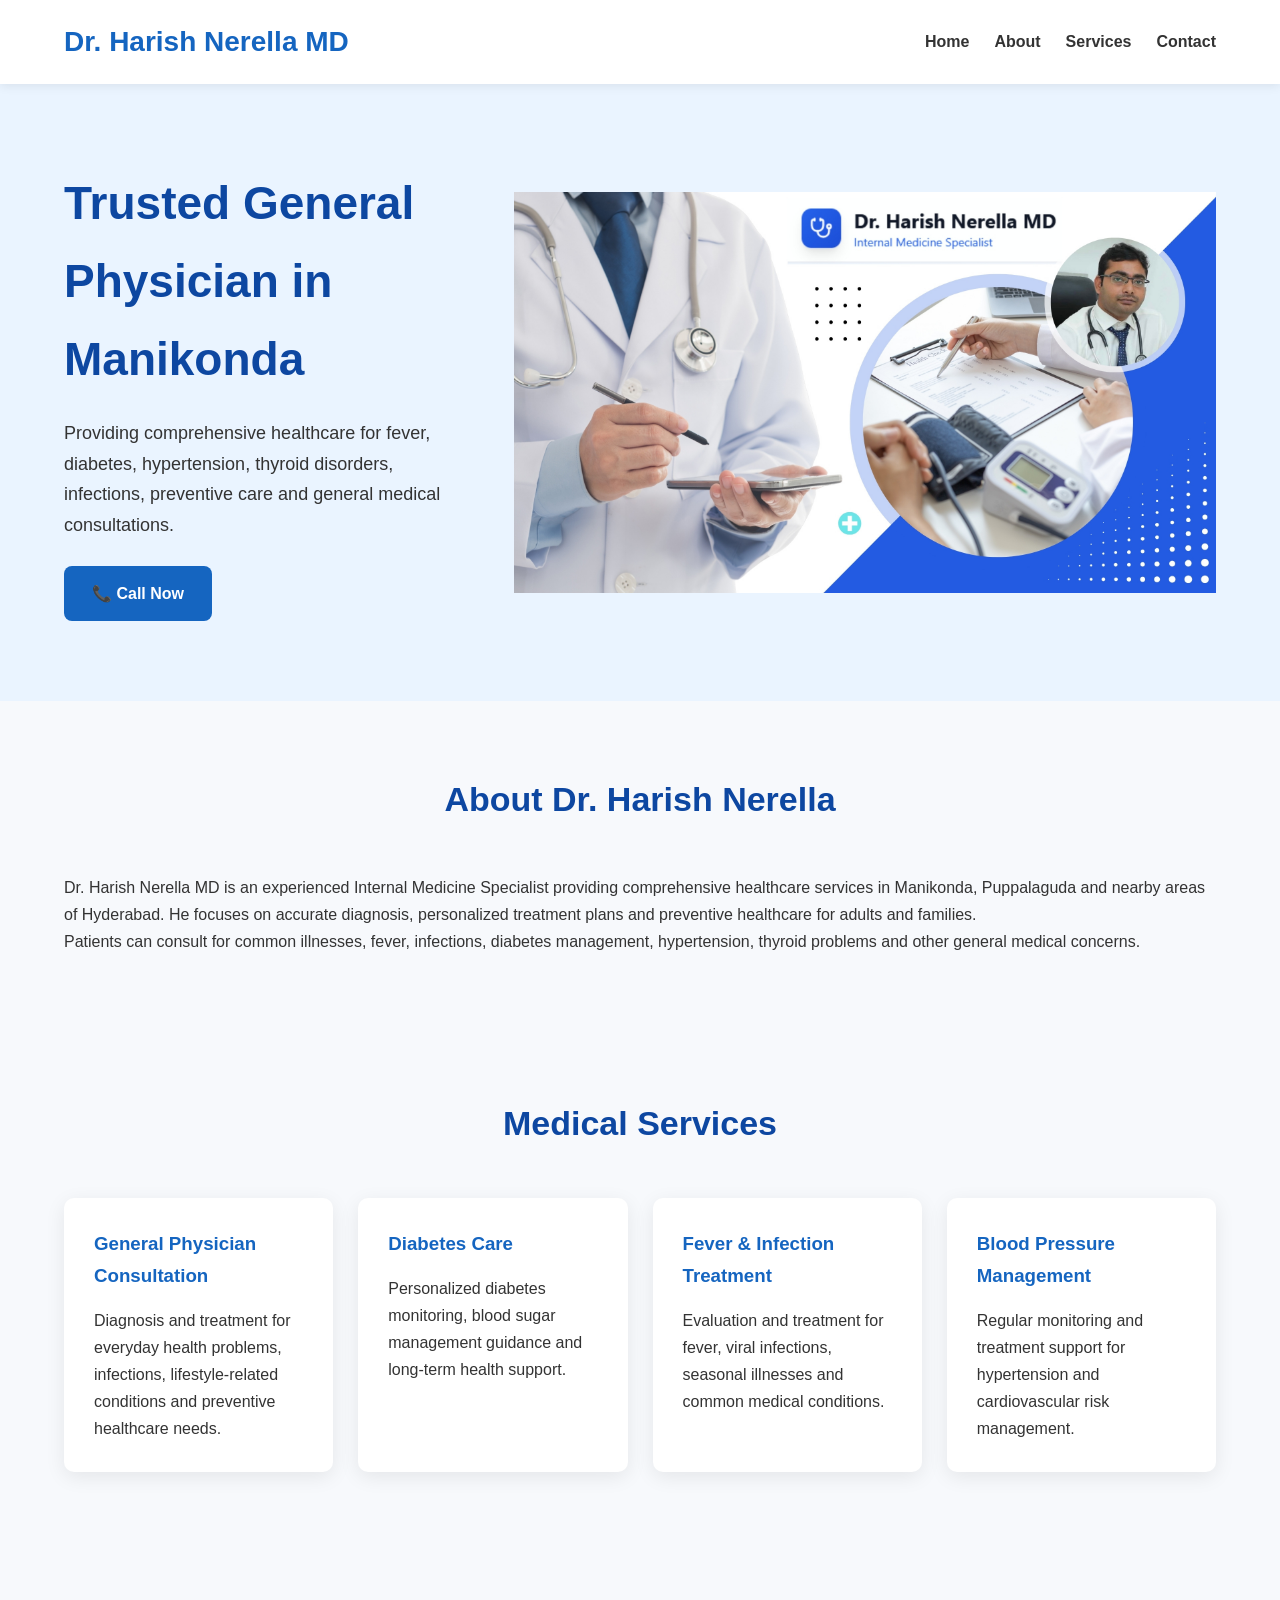
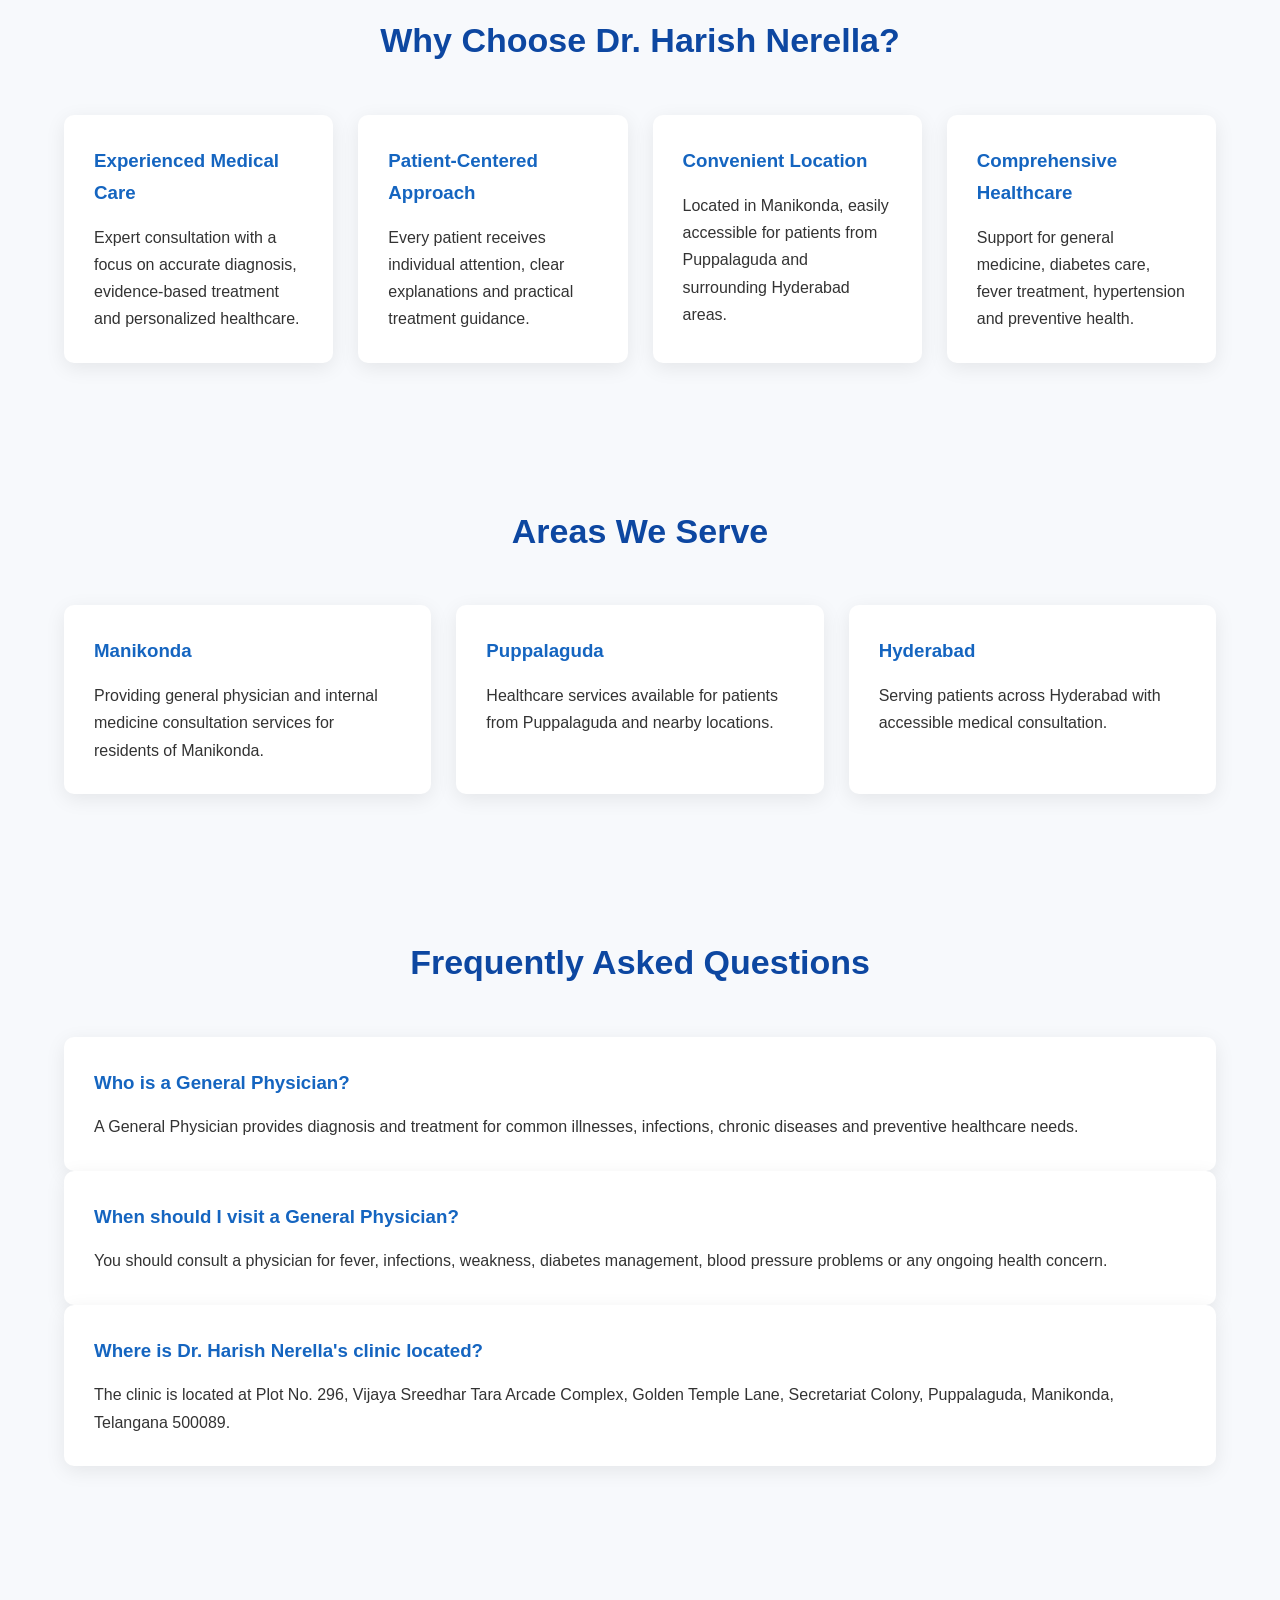
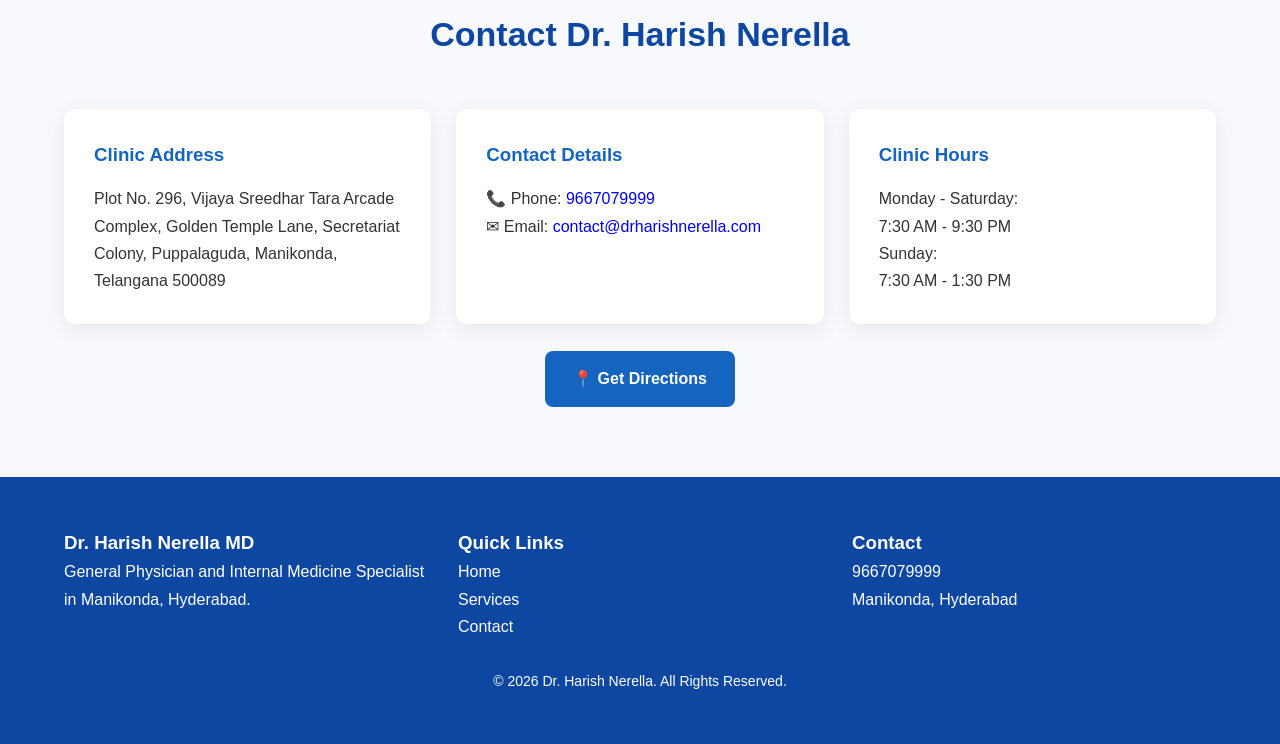
<file: index.html>
<!DOCTYPE html>
<html lang="en">
<head>
<meta name="google-site-verification" content="ycC1yN8Nkfz6vBLIaaJ8VBQgrl9CDxe5yRx1tlKbSyc" />
<meta charset="UTF-8">
<meta name="viewport" content="width=device-width, initial-scale=1.0">

<title>General Physician in Manikonda | Dr. Harish Nerella MD</title>

<meta name="description" content="Looking for a trusted General Physician in Manikonda? Dr. Harish Nerella provides expert treatment for fever, diabetes, thyroid disorders, blood pressure, infections and preventive healthcare.">

<meta name="keywords" content="General Physician in Manikonda, General Physician near me, Diabetologist in Manikonda, Fever Doctor in Manikonda">

<link rel="stylesheet" href="assets/css/style.css">

</head>

<body>

<header>

<div class="container navbar">

<div class="logo">

Dr. Harish Nerella MD

</div>

<nav>

<ul>

<li><a href="#">Home</a></li>

<li><a href="#about">About</a></li>

<li><a href="#services">Services</a></li>

<li><a href="#contact">Contact</a></li>

</ul>

</nav>

</div>

</header>

<section class="hero">

<div class="container hero-content">

<div>

<h1>

Trusted General Physician in Manikonda

</h1>

<p>

Providing comprehensive healthcare for fever, diabetes, hypertension, thyroid disorders, infections, preventive care and general medical consultations.

</p>

<a href="tel:9667079999" class="btn">

📞 Call Now

</a>

</div>

<div>

<img 
src="/assets/images/clinic-banner.jpg"
alt="Dr. Harish Nerella MD clinic in Manikonda Hyderabad"
>

</div>

</div>

</section>

  <section id="about">

<div class="container">

<h2 class="section-title">
About Dr. Harish Nerella
</h2>


<p>
Dr. Harish Nerella MD is an experienced Internal Medicine Specialist providing comprehensive healthcare services in Manikonda, Puppalaguda and nearby areas of Hyderabad.

He focuses on accurate diagnosis, personalized treatment plans and preventive healthcare for adults and families.
</p>


<p>
Patients can consult for common illnesses, fever, infections, diabetes management, hypertension, thyroid problems and other general medical concerns.
</p>

</div>

</section>


<section id="services">

<div class="container">

<h2 class="section-title">
Medical Services
</h2>


<div class="grid">


<div class="card">

<h3>
General Physician Consultation
</h3>

<p>
Diagnosis and treatment for everyday health problems, infections, lifestyle-related conditions and preventive healthcare needs.
</p>

</div>



<div class="card">

<h3>
Diabetes Care
</h3>

<p>
Personalized diabetes monitoring, blood sugar management guidance and long-term health support.
</p>

</div>



<div class="card">

<h3>
Fever & Infection Treatment
</h3>

<p>
Evaluation and treatment for fever, viral infections, seasonal illnesses and common medical conditions.
</p>

</div>



<div class="card">

<h3>
Blood Pressure Management
</h3>

<p>
Regular monitoring and treatment support for hypertension and cardiovascular risk management.
</p>

</div>



</div>

</div>

</section>

  <section>

<div class="container">

<h2 class="section-title">
Why Choose Dr. Harish Nerella?
</h2>


<div class="grid">


<div class="card">

<h3>
Experienced Medical Care
</h3>

<p>
Expert consultation with a focus on accurate diagnosis, evidence-based treatment and personalized healthcare.
</p>

</div>



<div class="card">

<h3>
Patient-Centered Approach
</h3>

<p>
Every patient receives individual attention, clear explanations and practical treatment guidance.
</p>

</div>



<div class="card">

<h3>
Convenient Location
</h3>

<p>
Located in Manikonda, easily accessible for patients from Puppalaguda and surrounding Hyderabad areas.
</p>

</div>



<div class="card">

<h3>
Comprehensive Healthcare
</h3>

<p>
Support for general medicine, diabetes care, fever treatment, hypertension and preventive health.
</p>

</div>


</div>

</div>

</section>



<section>

<div class="container">

<h2 class="section-title">
Areas We Serve
</h2>


<div class="grid">


<div class="card">

<h3>
Manikonda
</h3>

<p>
Providing general physician and internal medicine consultation services for residents of Manikonda.
</p>

</div>


<div class="card">

<h3>
Puppalaguda
</h3>

<p>
Healthcare services available for patients from Puppalaguda and nearby locations.
</p>

</div>


<div class="card">

<h3>
Hyderabad
</h3>

<p>
Serving patients across Hyderabad with accessible medical consultation.
</p>

</div>


</div>

</div>

</section>




<section>

<div class="container">

<h2 class="section-title">
Frequently Asked Questions
</h2>



<div class="card">

<h3>
Who is a General Physician?
</h3>

<p>
A General Physician provides diagnosis and treatment for common illnesses, infections, chronic diseases and preventive healthcare needs.
</p>

</div>



<div class="card">

<h3>
When should I visit a General Physician?
</h3>

<p>
You should consult a physician for fever, infections, weakness, diabetes management, blood pressure problems or any ongoing health concern.
</p>

</div>



<div class="card">

<h3>
Where is Dr. Harish Nerella's clinic located?
</h3>

<p>
The clinic is located at Plot No. 296, Vijaya Sreedhar Tara Arcade Complex, Golden Temple Lane, Secretariat Colony, Puppalaguda, Manikonda, Telangana 500089.
</p>

</div>



</div>

</section>

  <section id="contact">

<div class="container">

<h2 class="section-title">
Contact Dr. Harish Nerella
</h2>


<div class="grid">


<div class="card">

<h3>
Clinic Address
</h3>

<p>
Plot No. 296, Vijaya Sreedhar Tara Arcade Complex,
Golden Temple Lane,
Secretariat Colony,
Puppalaguda,
Manikonda,
Telangana 500089
</p>

</div>



<div class="card">

<h3>
Contact Details
</h3>

<p>
📞 Phone:
<a href="tel:9667079999">
9667079999
</a>
</p>

<p>
✉ Email:
<a href="mailto:contact@drharishnerella.com">
contact@drharishnerella.com
</a>
</p>

</div>



<div class="card">

<h3>
Clinic Hours
</h3>

<p>
Monday - Saturday:
<br>
7:30 AM - 9:30 PM
</p>

<p>
Sunday:
<br>
7:30 AM - 1:30 PM
</p>

</div>


</div>


<br>

<center>

<a class="btn" href="https://maps.app.goo.gl/2o9nTkERCRmRECKR6" target="_blank">

📍 Get Directions

</a>

</center>


</div>

</section>



<footer>

<div class="container">


<div class="footer-grid">


<div>

<h3>
Dr. Harish Nerella MD
</h3>

<p>
General Physician and Internal Medicine Specialist in Manikonda, Hyderabad.
</p>

</div>



<div>

<h3>
Quick Links
</h3>

<p>
<a href="#">
Home
</a>
</p>

<p>
<a href="#services">
Services
</a>
</p>

<p>
<a href="#contact">
Contact
</a>
</p>

</div>



<div>

<h3>
Contact
</h3>

<p>
9667079999
</p>

<p>
Manikonda, Hyderabad
</p>

</div>


</div>



<div class="copy">

© 2026 Dr. Harish Nerella. All Rights Reserved.

</div>


</div>

</footer>



<script>

console.log("Dr. Harish Nerella website loaded");

</script>



<script type="application/ld+json">

{
"@context":"https://schema.org",
"@type":"Physician",
"name":"Dr. Harish Nerella",
"url":"https://drharishnerella.com/",
"telephone":"+919667079999",
"email":"contact@drharishnerella.com",
"address":{
"@type":"PostalAddress",
"streetAddress":"Plot No. 296, Vijaya Sreedhar Tara Arcade Complex, Golden Temple Lane, Secretariat Colony, Puppalaguda",
"addressLocality":"Manikonda",
"addressRegion":"Telangana",
"postalCode":"500089",
"addressCountry":"IN"
},
"openingHours":[
"Mo-Sa 07:30-21:30",
"Su 07:30-13:30"
]
}

</script>


</body>

</html>
</file>
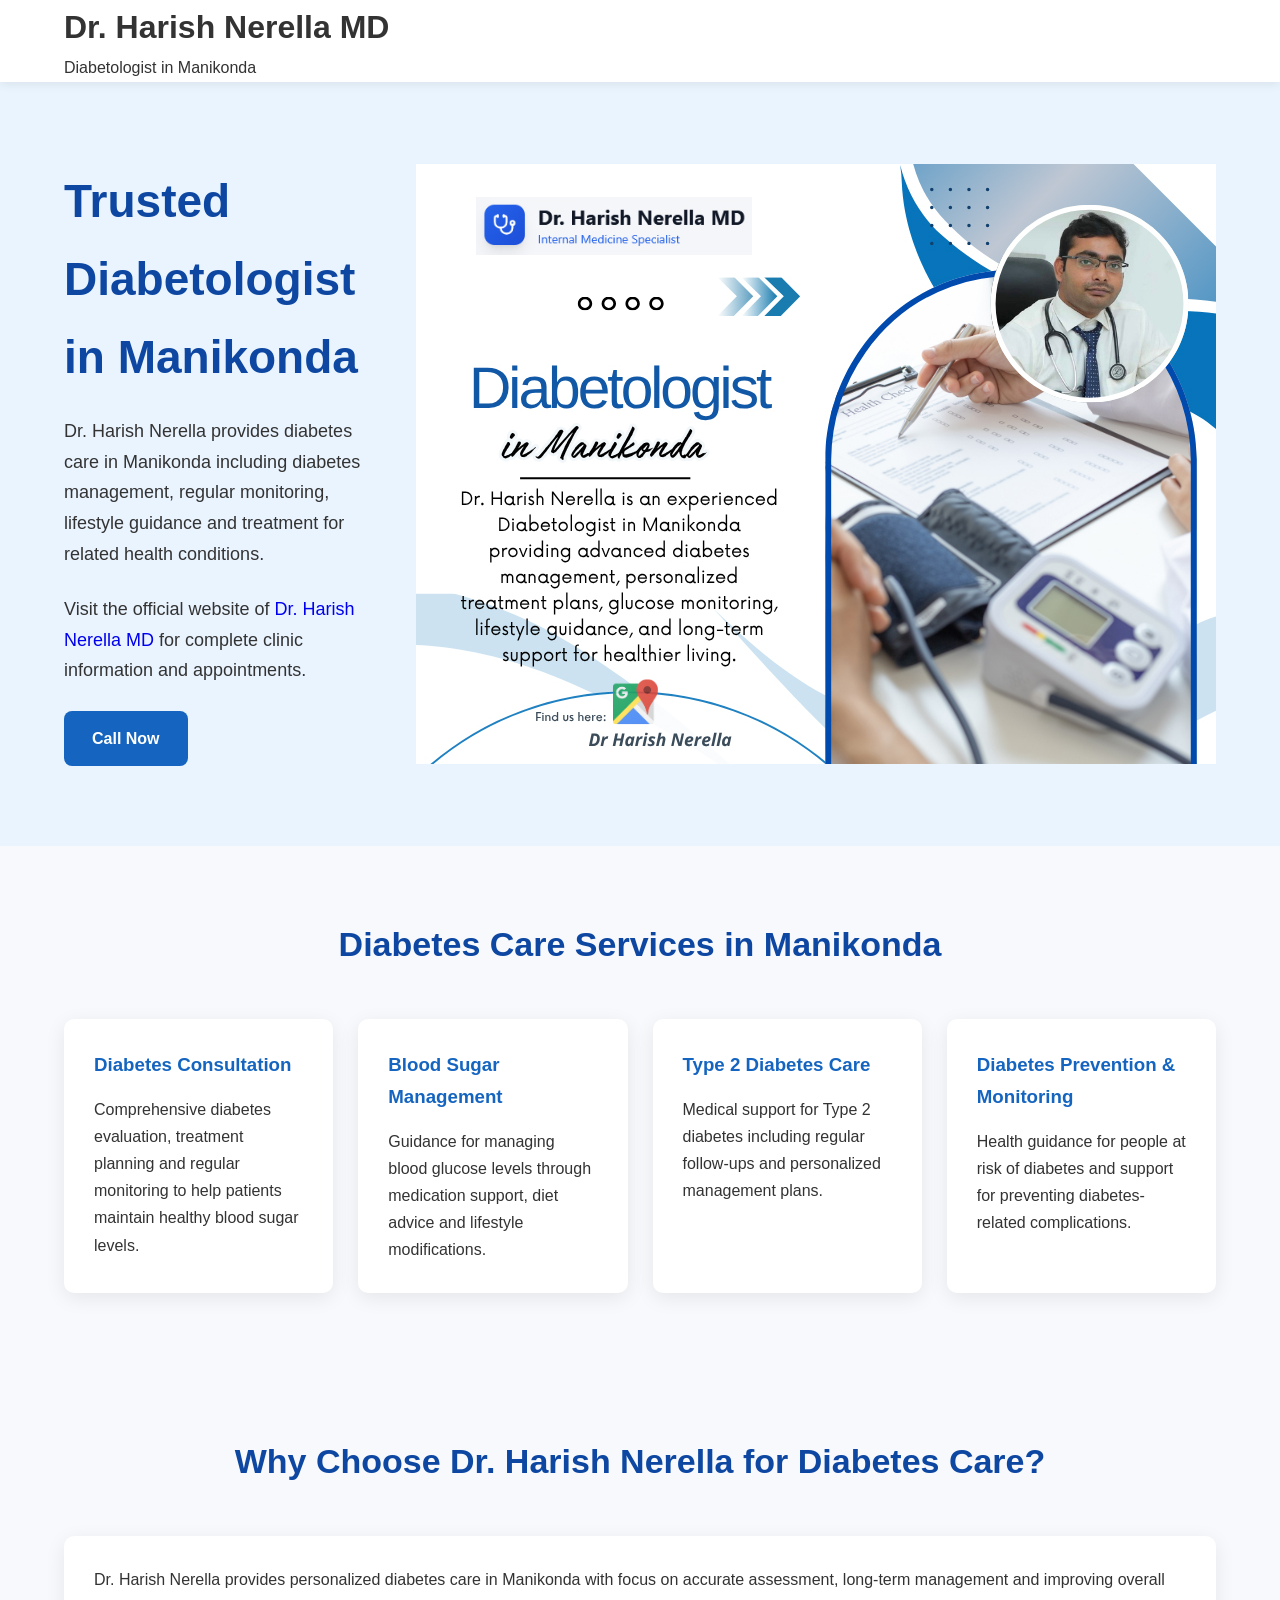
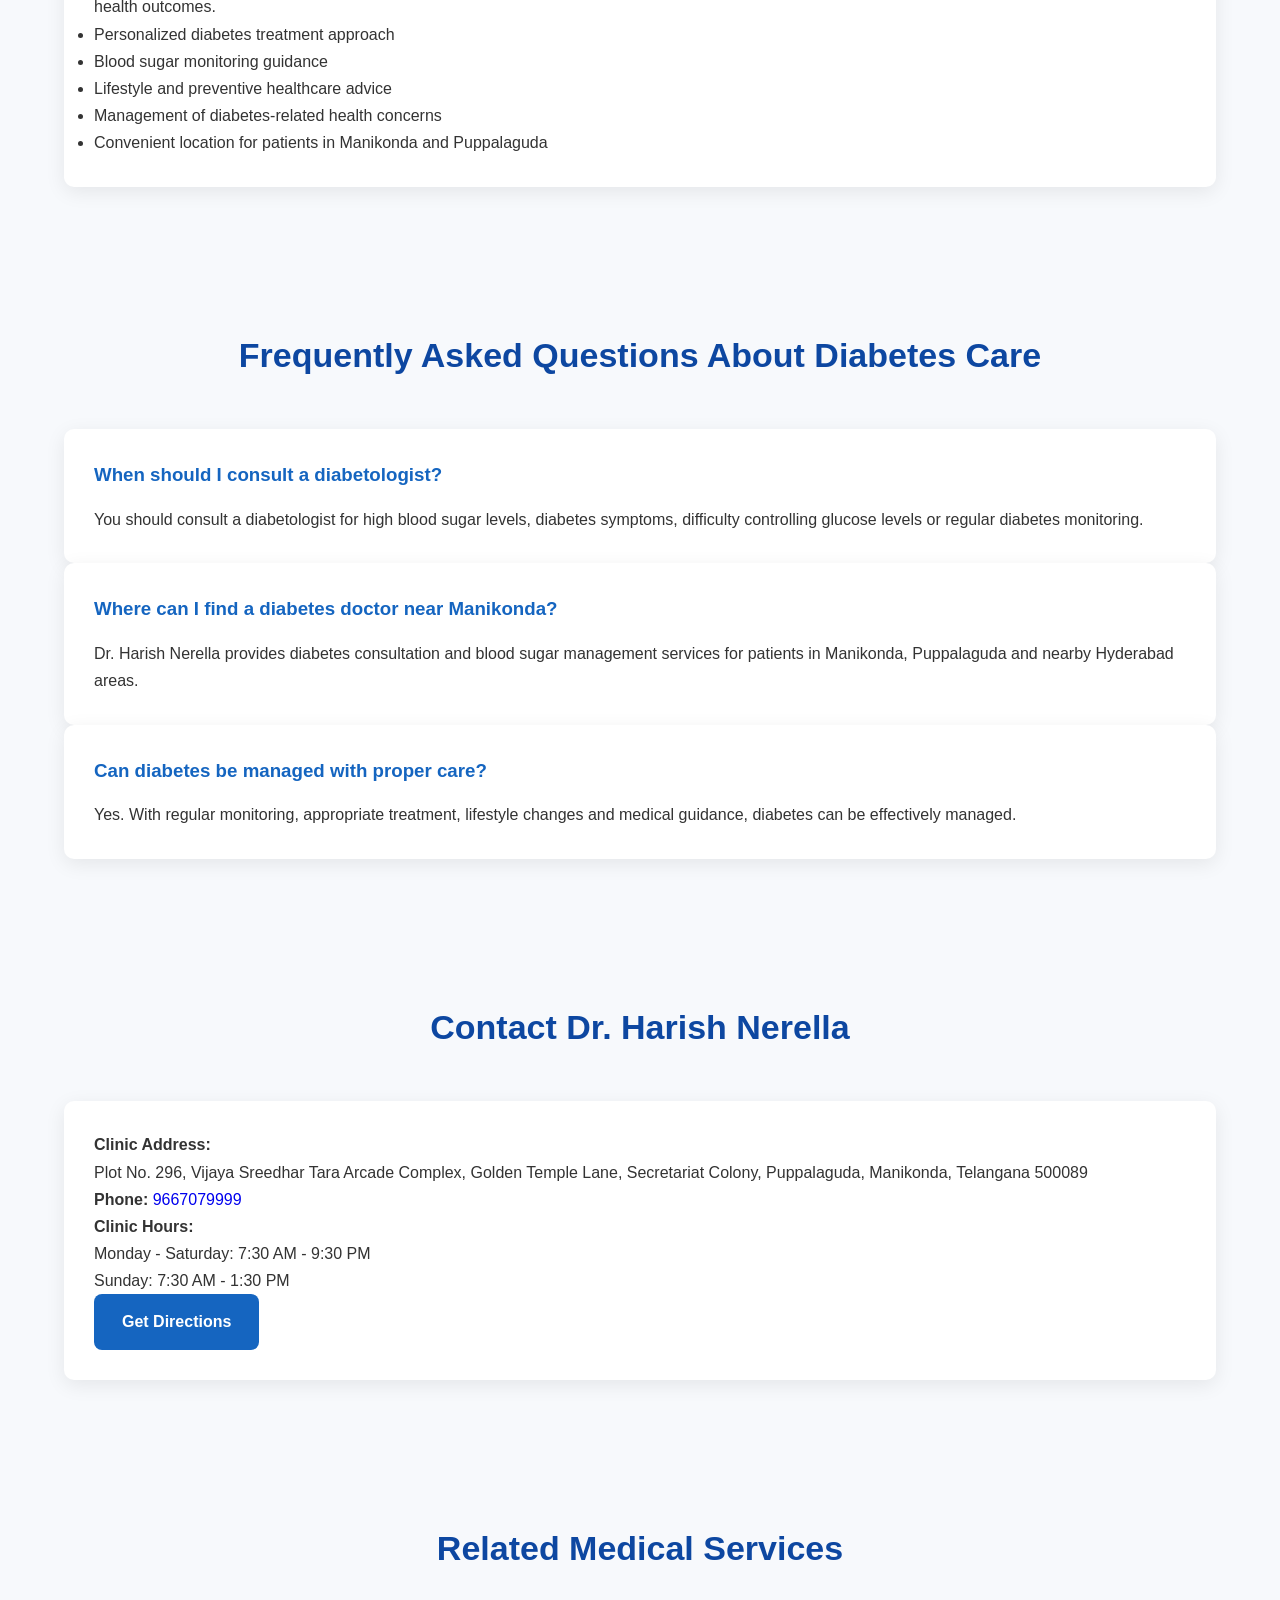
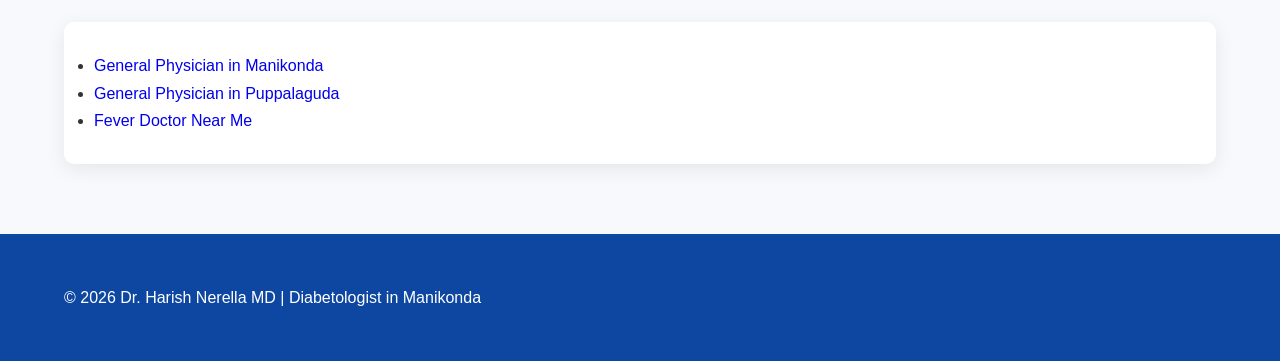
<file: diabetologist-in-manikonda/index.html>
<!DOCTYPE html>
<html lang="en">

<head>

<meta charset="UTF-8">

<meta name="viewport" content="width=device-width, initial-scale=1.0">


<title>
Diabetologist in Manikonda | Diabetes Doctor Near Me | Dr. Harish Nerella
</title>


<meta name="description" content="
Looking for a Diabetologist in Manikonda? Dr. Harish Nerella provides diabetes care, blood sugar management, lifestyle guidance and comprehensive medical support for diabetic patients.
">

<link rel="canonical" href="https://drharishnerella.com/diabetologist-in-manikonda/">
  
<link rel="stylesheet" href="../assets/css/style.css">


</head>


<body>


<header>

<div class="container">

<h1>
Dr. Harish Nerella MD
</h1>

<p>
Diabetologist in Manikonda
</p>

</div>

</header>




<section class="hero">

<div class="container">

<div class="hero-content">

<div>

<h1>
Trusted Diabetologist in Manikonda
</h1>

<p>
Dr. Harish Nerella provides diabetes care in Manikonda including diabetes management, regular monitoring, lifestyle guidance and treatment for related health conditions.
</p>
<p>
Visit the official website of 
<a href="https://drharishnerella.com/" target="_blank">
Dr. Harish Nerella MD
</a>
for complete clinic information and appointments.
</p>
<a class="btn" href="tel:YOUR_PHONE_NUMBER">
Call Now
</a>

</div>


<img 
src="/assets/images/diabetologist-manikonda.jpg"
alt="Dr. Harish Nerella Diabetologist diabetes care in Manikonda"
>

</div>

</div>

</section>

  <section>

<div class="container">


<h2 class="section-title">
Diabetes Care Services in Manikonda
</h2>


<div class="grid">


<div class="card">

<h3>
Diabetes Consultation
</h3>

<p>
Comprehensive diabetes evaluation, treatment planning and regular monitoring to help patients maintain healthy blood sugar levels.
</p>

</div>



<div class="card">

<h3>
Blood Sugar Management
</h3>

<p>
Guidance for managing blood glucose levels through medication support, diet advice and lifestyle modifications.
</p>

</div>



<div class="card">

<h3>
Type 2 Diabetes Care
</h3>

<p>
Medical support for Type 2 diabetes including regular follow-ups and personalized management plans.
</p>

</div>



<div class="card">

<h3>
Diabetes Prevention & Monitoring
</h3>

<p>
Health guidance for people at risk of diabetes and support for preventing diabetes-related complications.
</p>

</div>


</div>


</div>

</section>




<section>

<div class="container">


<h2 class="section-title">
Why Choose Dr. Harish Nerella for Diabetes Care?
</h2>


<div class="card">


<p>

Dr. Harish Nerella provides personalized diabetes care in Manikonda with focus on accurate assessment, long-term management and improving overall health outcomes.

</p>


<ul>

<li>
Personalized diabetes treatment approach
</li>

<li>
Blood sugar monitoring guidance
</li>

<li>
Lifestyle and preventive healthcare advice
</li>

<li>
Management of diabetes-related health concerns
</li>

<li>
Convenient location for patients in Manikonda and Puppalaguda
</li>

</ul>


</div>


</div>

</section>

  <section>

<div class="container">


<h2 class="section-title">
Frequently Asked Questions About Diabetes Care
</h2>



<div class="card">

<h3>
When should I consult a diabetologist?
</h3>

<p>
You should consult a diabetologist for high blood sugar levels, diabetes symptoms, difficulty controlling glucose levels or regular diabetes monitoring.
</p>

</div>



<div class="card">

<h3>
Where can I find a diabetes doctor near Manikonda?
</h3>

<p>
Dr. Harish Nerella provides diabetes consultation and blood sugar management services for patients in Manikonda, Puppalaguda and nearby Hyderabad areas.
</p>

</div>



<div class="card">

<h3>
Can diabetes be managed with proper care?
</h3>

<p>
Yes. With regular monitoring, appropriate treatment, lifestyle changes and medical guidance, diabetes can be effectively managed.
</p>

</div>


</div>

</section>




<section id="contact">

<div class="container">


<h2 class="section-title">
Contact Dr. Harish Nerella
</h2>


<div class="card">


<p>

<strong>Clinic Address:</strong><br>

Plot No. 296, Vijaya Sreedhar Tara Arcade Complex,
Golden Temple Lane,
Secretariat Colony,
Puppalaguda,
Manikonda,
Telangana 500089

</p>


<p>

<strong>Phone:</strong>

<a href="tel:9667079999">
9667079999
</a>

</p>


<p>

<strong>Clinic Hours:</strong><br>

Monday - Saturday: 7:30 AM - 9:30 PM

<br>

Sunday: 7:30 AM - 1:30 PM

</p>


<a class="btn" href="https://maps.app.goo.gl/2o9nTkERCRmRECKR6" target="_blank">

Get Directions

</a>


</div>


</div>

</section>

<section>

<div class="container">

<h2 class="section-title">
Related Medical Services
</h2>


<div class="card">

<ul>

<li>
<a href="/general-physician-in-manikonda/">
General Physician in Manikonda
</a>
</li>


<li>
<a href="/general-physician-in-puppalaguda/">
General Physician in Puppalaguda
</a>
</li>


<li>
<a href="/fever-doctor-near-me/">
Fever Doctor Near Me
</a>
</li>


</ul>

</div>


</div>

</section>

<footer>

<div class="container">

<p>
© 2026 Dr. Harish Nerella MD | Diabetologist in Manikonda
</p>

</div>

</footer>




<script type="application/ld+json">

{
"@context":"https://schema.org",
"@graph":[

{
"@type":"MedicalClinic",
"name":"Dr. Harish Nerella MD",
"url":"https://drharishnerella.com/",
"telephone":"+919667079999",
"hasMap":"https://maps.app.goo.gl/2o9nTkERCRmRECKR6",
"medicalSpecialty":"Diabetology",

"address":{
"@type":"PostalAddress",
"streetAddress":"Plot No. 296, Vijaya Sreedhar Tara Arcade Complex, Golden Temple Lane, Secretariat Colony, Puppalaguda",
"addressLocality":"Manikonda",
"addressRegion":"Telangana",
"postalCode":"500089",
"addressCountry":"IN"
},

"areaServed":[
"Manikonda",
"Puppalaguda",
"Khajaguda",
"Narsingi",
"Gachibowli",
"Hyderabad"
]

},


{
"@type":"Physician",
"name":"Dr. Harish Nerella",
"medicalSpecialty":"Internal Medicine"
},


{
"@type":"FAQPage",
"mainEntity":[

{
"@type":"Question",
"name":"When should I consult a diabetologist?",
"acceptedAnswer":{
"@type":"Answer",
"text":"You should consult a diabetologist for diabetes management, high blood sugar levels and regular monitoring."
}
},

{
"@type":"Question",
"name":"Where can I find a diabetes doctor near Manikonda?",
"acceptedAnswer":{
"@type":"Answer",
"text":"Dr. Harish Nerella provides diabetes consultation services for patients in Manikonda and nearby Hyderabad areas."
}
}

]

},


{
"@type":"BreadcrumbList",
"itemListElement":[

{
"@type":"ListItem",
"position":1,
"name":"Home",
"item":"https://drharishnerella.com/"
},

{
"@type":"ListItem",
"position":2,
"name":"Diabetologist in Manikonda",
"item":"https://drharishnerella.com/diabetologist-in-manikonda/"
}

]

}

]

}

</script>


</body>

</html>
</file>
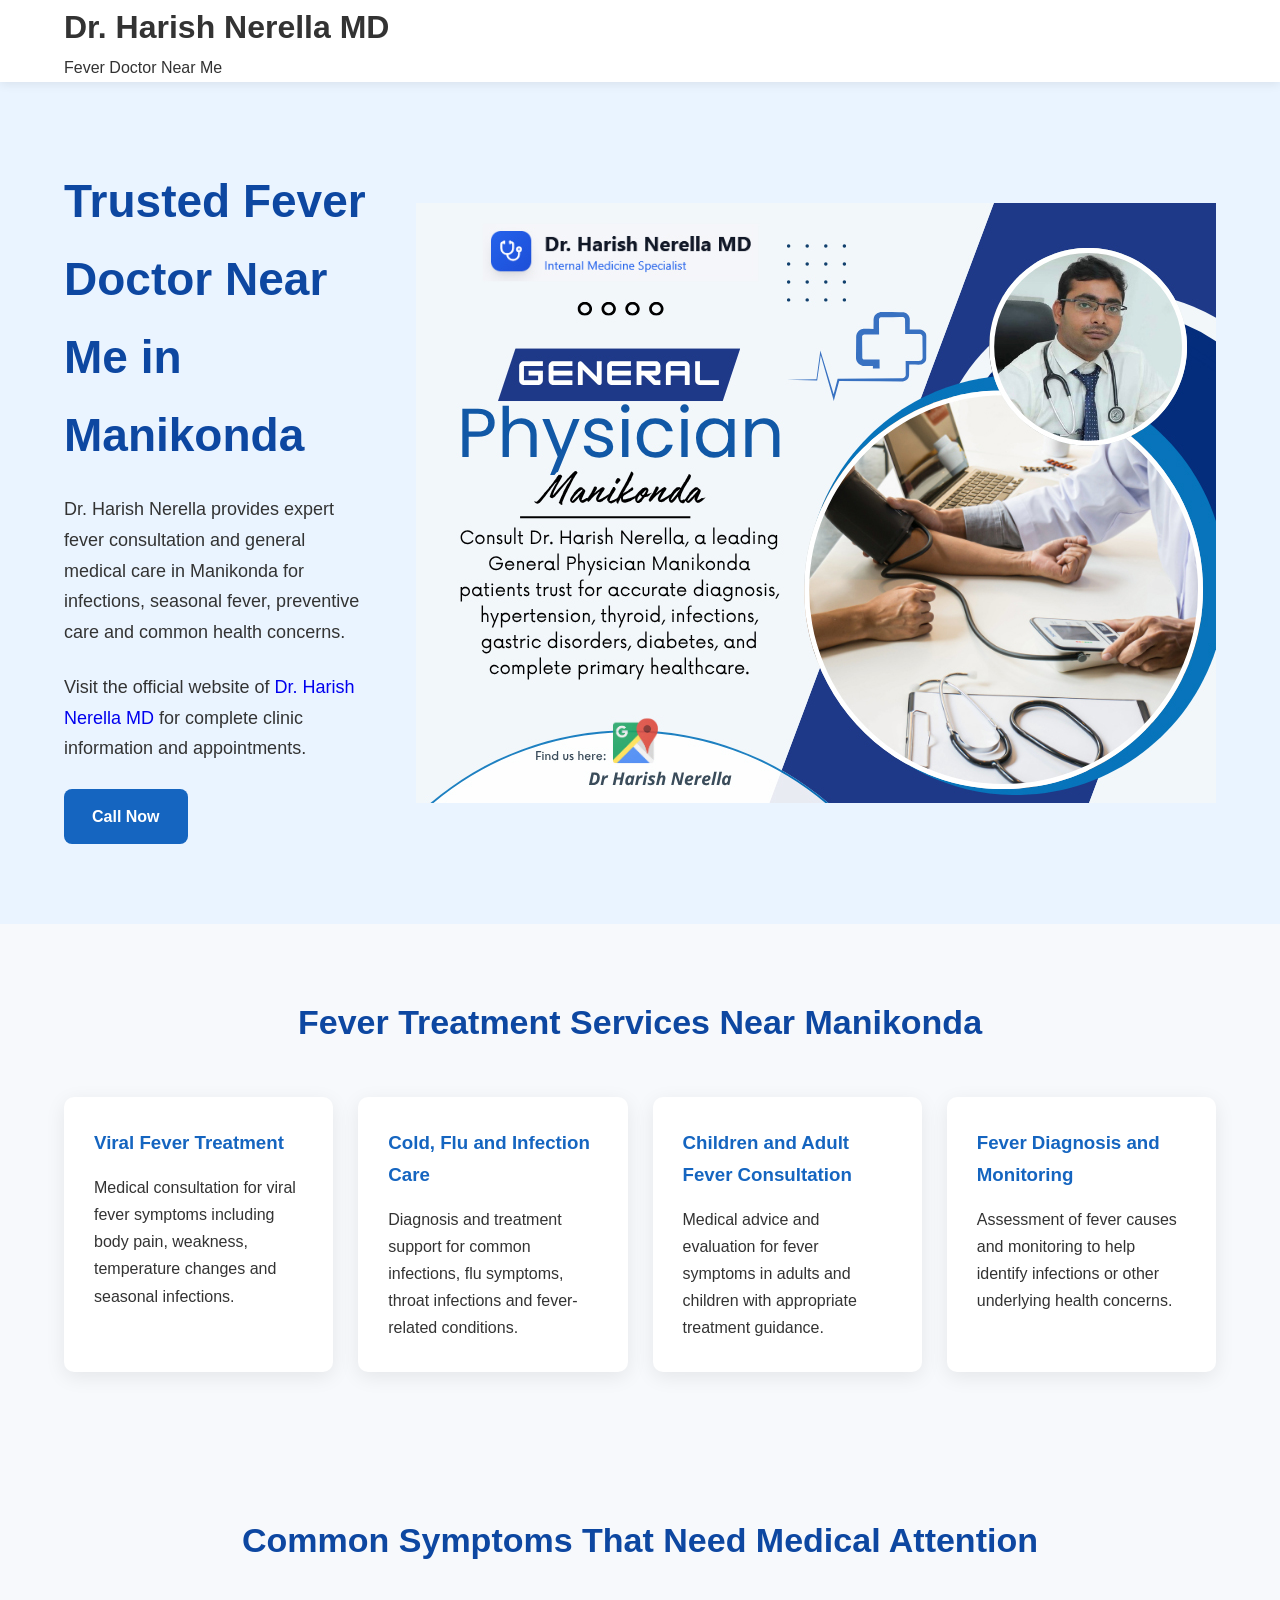
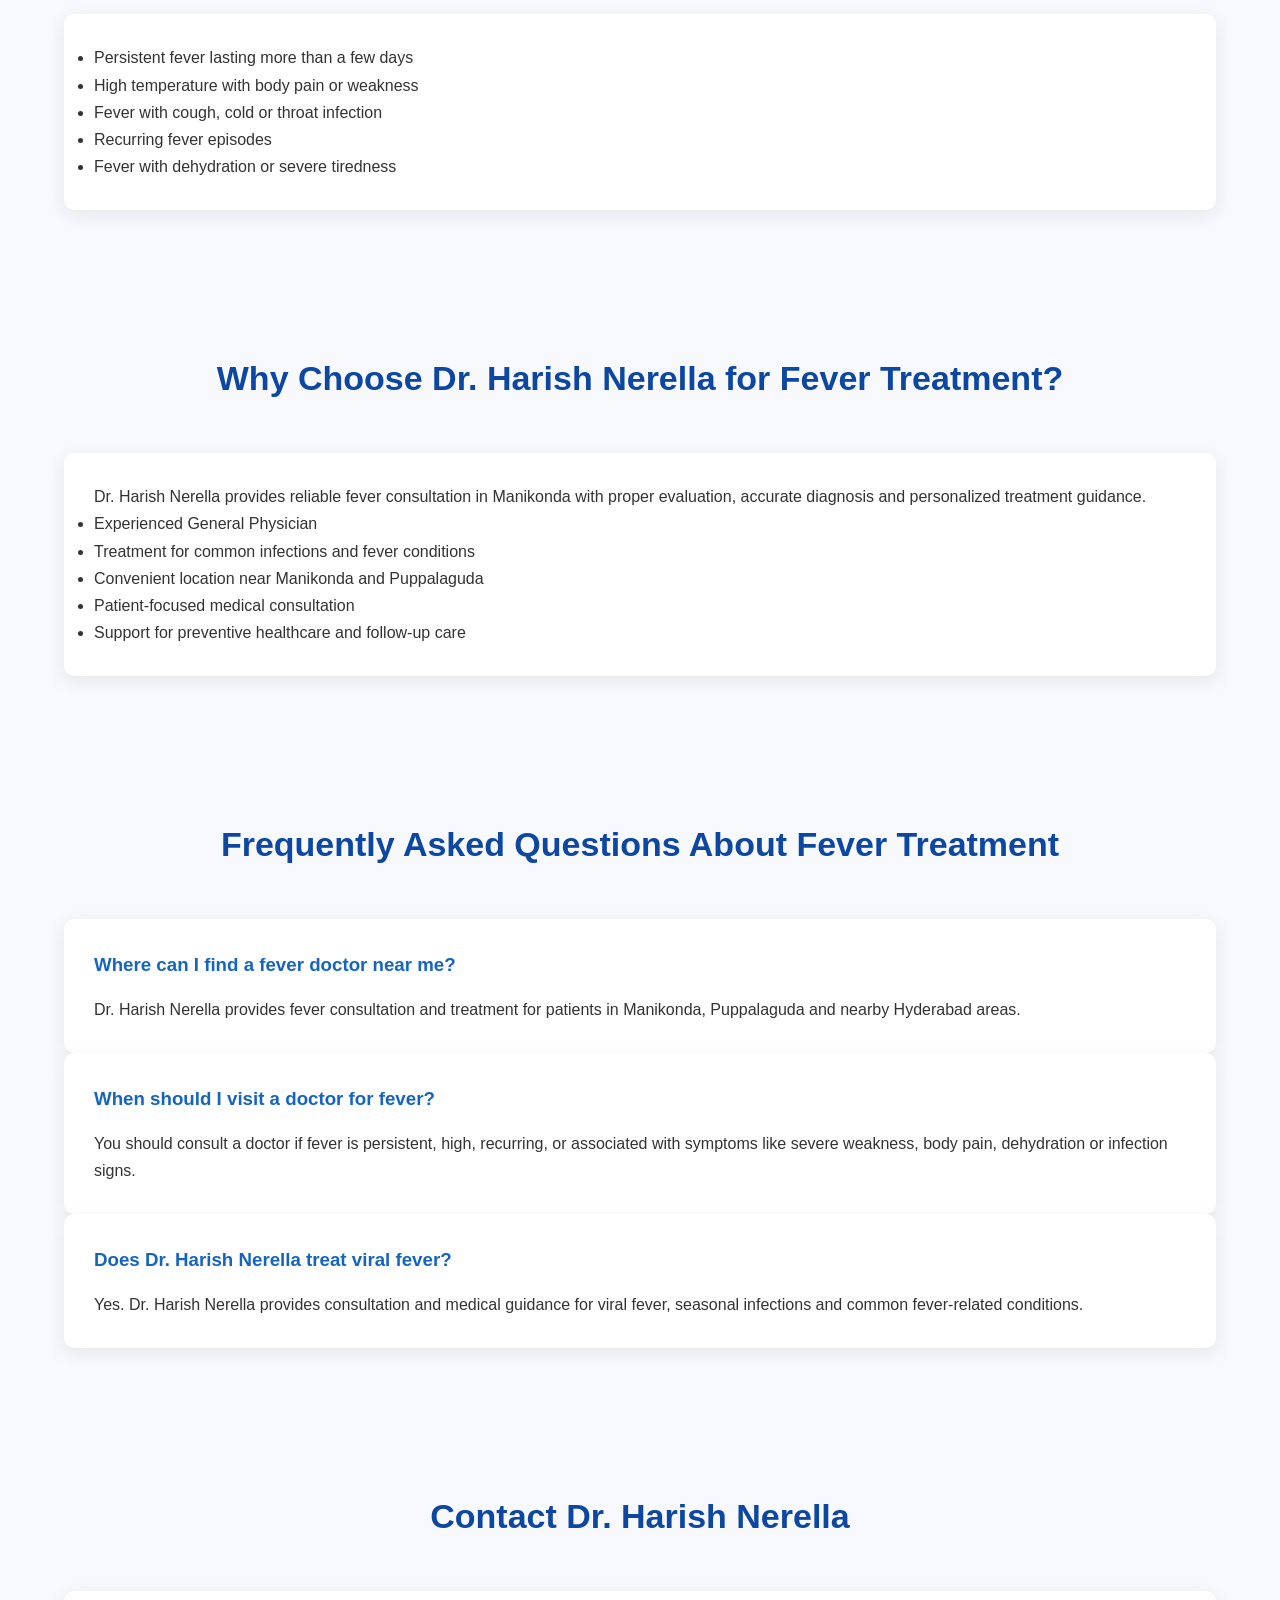
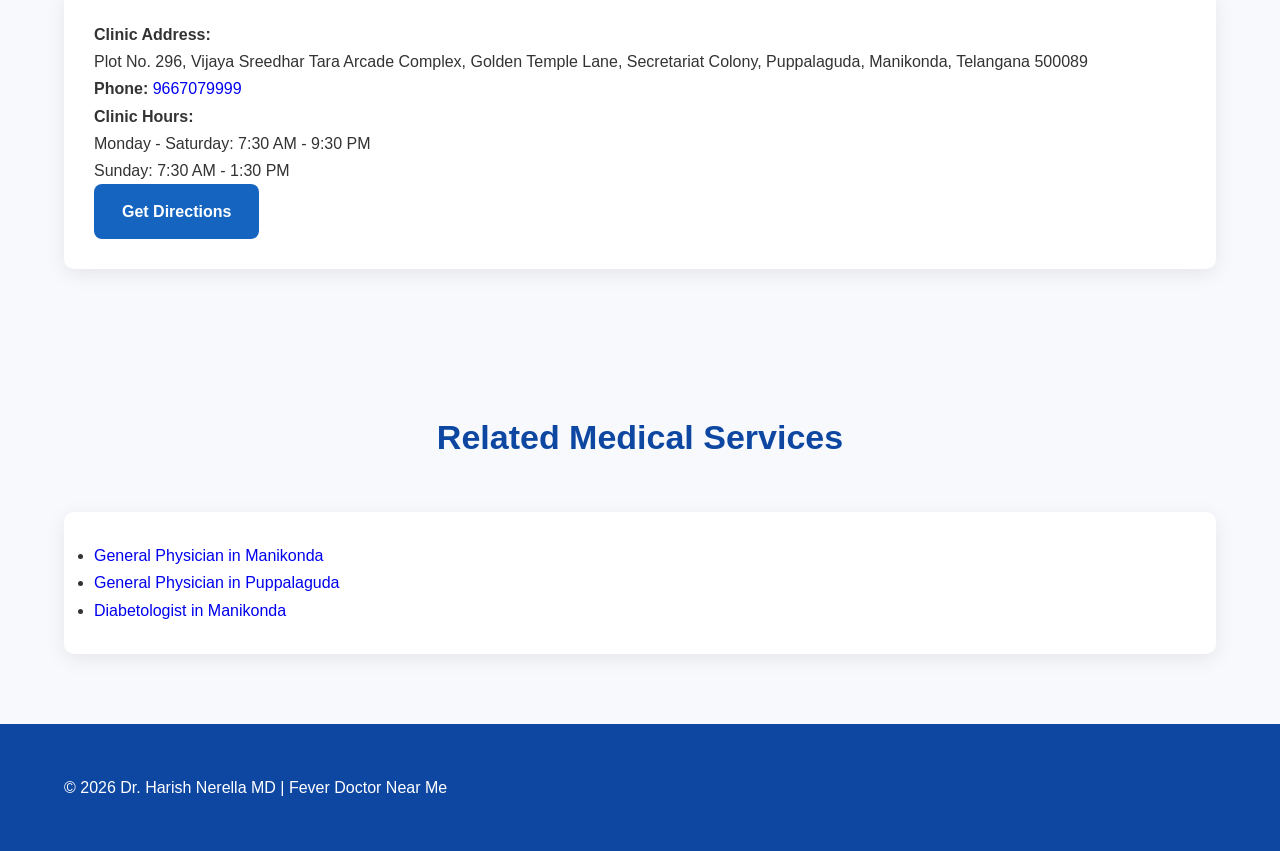
<file: fever-doctor-near-me/index.html>
<!DOCTYPE html>
<html lang="en">

<head>

<meta charset="UTF-8">

<meta name="viewport" content="width=device-width, initial-scale=1.0">


<title>
Fever Doctor Near Me | Fever Treatment Doctor in Manikonda | Dr. Harish Nerella
</title>


<meta name="description" content="
Looking for a fever doctor near me? Dr. Harish Nerella provides fever treatment, viral fever consultation and medical care for patients in Manikonda, Puppalaguda and nearby Hyderabad areas.
">
  
<link rel="canonical" href="https://drharishnerella.com/fever-doctor-near-me/">

<link rel="stylesheet" href="../assets/css/style.css">


</head>


<body>


<header>

<div class="container">

<h1>
Dr. Harish Nerella MD
</h1>

<p>
Fever Doctor Near Me
</p>

</div>

</header>




<section class="hero">

<div class="container">

<div class="hero-content">

<div>

<h1>
Trusted Fever Doctor Near Me in Manikonda
</h1>

<p>
Dr. Harish Nerella provides expert fever consultation and general medical care in Manikonda for infections, seasonal fever, preventive care and common health concerns.
</p>
<p>
Visit the official website of 
<a href="https://drharishnerella.com/" target="_blank">
Dr. Harish Nerella MD
</a>
for complete clinic information and appointments.
</p>
<a class="btn" href="tel:YOUR_PHONE_NUMBER">
Call Now
</a>

</div>


<img 
src="/assets/images/general-physician-manikonda.jpg"
alt="Dr. Harish Nerella fever consultation and general physician care"
>

</div>

</div>

</section>

  <section>

<div class="container">


<h2 class="section-title">
Fever Treatment Services Near Manikonda
</h2>


<div class="grid">


<div class="card">

<h3>
Viral Fever Treatment
</h3>

<p>
Medical consultation for viral fever symptoms including body pain, weakness, temperature changes and seasonal infections.
</p>

</div>



<div class="card">

<h3>
Cold, Flu and Infection Care
</h3>

<p>
Diagnosis and treatment support for common infections, flu symptoms, throat infections and fever-related conditions.
</p>

</div>



<div class="card">

<h3>
Children and Adult Fever Consultation
</h3>

<p>
Medical advice and evaluation for fever symptoms in adults and children with appropriate treatment guidance.
</p>

</div>



<div class="card">

<h3>
Fever Diagnosis and Monitoring
</h3>

<p>
Assessment of fever causes and monitoring to help identify infections or other underlying health concerns.
</p>

</div>


</div>


</div>

</section>





<section>

<div class="container">


<h2 class="section-title">
Common Symptoms That Need Medical Attention
</h2>


<div class="card">


<ul>

<li>
Persistent fever lasting more than a few days
</li>

<li>
High temperature with body pain or weakness
</li>

<li>
Fever with cough, cold or throat infection
</li>

<li>
Recurring fever episodes
</li>

<li>
Fever with dehydration or severe tiredness
</li>

</ul>


</div>


</div>

</section>





<section>

<div class="container">


<h2 class="section-title">
Why Choose Dr. Harish Nerella for Fever Treatment?
</h2>


<div class="card">


<p>

Dr. Harish Nerella provides reliable fever consultation in Manikonda with proper evaluation, accurate diagnosis and personalized treatment guidance.

</p>


<ul>

<li>
Experienced General Physician
</li>

<li>
Treatment for common infections and fever conditions
</li>

<li>
Convenient location near Manikonda and Puppalaguda
</li>

<li>
Patient-focused medical consultation
</li>

<li>
Support for preventive healthcare and follow-up care
</li>

</ul>


</div>


</div>

</section>

  <section>

<div class="container">


<h2 class="section-title">
Frequently Asked Questions About Fever Treatment
</h2>



<div class="card">

<h3>
Where can I find a fever doctor near me?
</h3>

<p>
Dr. Harish Nerella provides fever consultation and treatment for patients in Manikonda, Puppalaguda and nearby Hyderabad areas.
</p>

</div>



<div class="card">

<h3>
When should I visit a doctor for fever?
</h3>

<p>
You should consult a doctor if fever is persistent, high, recurring, or associated with symptoms like severe weakness, body pain, dehydration or infection signs.
</p>

</div>



<div class="card">

<h3>
Does Dr. Harish Nerella treat viral fever?
</h3>

<p>
Yes. Dr. Harish Nerella provides consultation and medical guidance for viral fever, seasonal infections and common fever-related conditions.
</p>

</div>


</div>

</section>




<section id="contact">

<div class="container">


<h2 class="section-title">
Contact Dr. Harish Nerella
</h2>


<div class="card">


<p>

<strong>Clinic Address:</strong><br>

Plot No. 296, Vijaya Sreedhar Tara Arcade Complex,
Golden Temple Lane,
Secretariat Colony,
Puppalaguda,
Manikonda,
Telangana 500089

</p>


<p>

<strong>Phone:</strong>

<a href="tel:9667079999">
9667079999
</a>

</p>


<p>

<strong>Clinic Hours:</strong><br>

Monday - Saturday: 7:30 AM - 9:30 PM

<br>

Sunday: 7:30 AM - 1:30 PM

</p>


<a class="btn" href="https://maps.app.goo.gl/2o9nTkERCRmRECKR6" target="_blank">

Get Directions

</a>


</div>


</div>

</section>

<section>

<div class="container">

<h2 class="section-title">
Related Medical Services
</h2>


<div class="card">

<ul>

<li>
<a href="/general-physician-in-manikonda/">
General Physician in Manikonda
</a>
</li>


<li>
<a href="/general-physician-in-puppalaguda/">
General Physician in Puppalaguda
</a>
</li>


<li>
<a href="/diabetologist-in-manikonda/">
Diabetologist in Manikonda
</a>
</li>


</ul>

</div>


</div>

</section>

<footer>

<div class="container">

<p>
© 2026 Dr. Harish Nerella MD | Fever Doctor Near Me
</p>

</div>

</footer>




<script type="application/ld+json">

{
"@context":"https://schema.org",
"@graph":[

{
"@type":"MedicalClinic",
"name":"Dr. Harish Nerella MD",
"url":"https://drharishnerella.com/",
"telephone":"+919667079999",
"medicalSpecialty":"Internal Medicine",

"address":{
"@type":"PostalAddress",
"streetAddress":"Plot No. 296, Vijaya Sreedhar Tara Arcade Complex, Golden Temple Lane, Secretariat Colony, Puppalaguda",
"addressLocality":"Manikonda",
"addressRegion":"Telangana",
"postalCode":"500089",
"addressCountry":"IN"
},

"areaServed":[
"Manikonda",
"Puppalaguda",
"Hyderabad"
]

},


{
"@type":"Physician",
"name":"Dr. Harish Nerella",
"medicalSpecialty":"Internal Medicine"
},


{
"@type":"FAQPage",
"mainEntity":[

{
"@type":"Question",
"name":"Where can I find a fever doctor near me?",
"acceptedAnswer":{
"@type":"Answer",
"text":"Dr. Harish Nerella provides fever consultation and treatment services for patients in Manikonda, Puppalaguda and nearby Hyderabad areas."
}
},

{
"@type":"Question",
"name":"When should I visit a doctor for fever?",
"acceptedAnswer":{
"@type":"Answer",
"text":"Medical consultation is recommended for persistent fever, high fever, recurring fever or fever with other concerning symptoms."
}
}

]

},


{
"@type":"BreadcrumbList",
"itemListElement":[

{
"@type":"ListItem",
"position":1,
"name":"Home",
"item":"https://drharishnerella.com/"
},

{
"@type":"ListItem",
"position":2,
"name":"Fever Doctor Near Me",
"item":"https://drharishnerella.pages.dev/fever-doctor-near-me/"
}

]

}

]

}

</script>


</body>

</html>
</file>
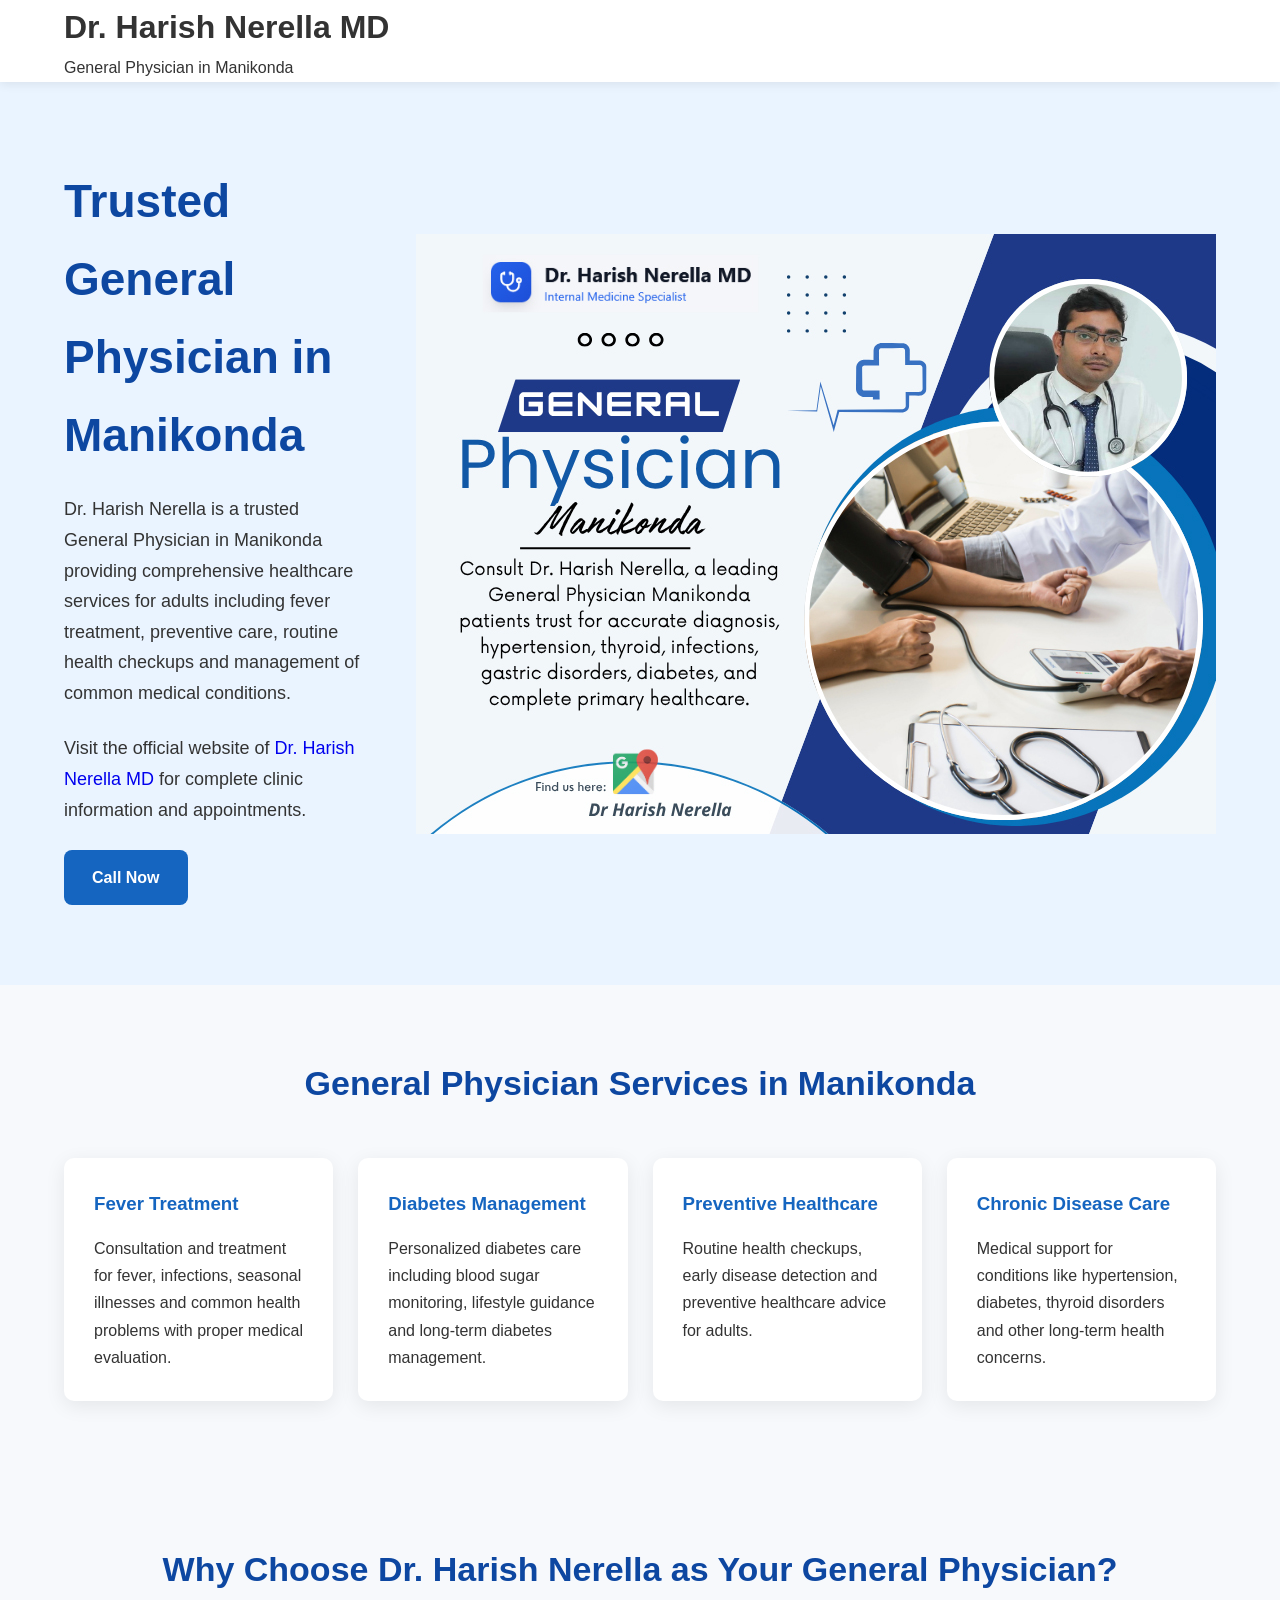
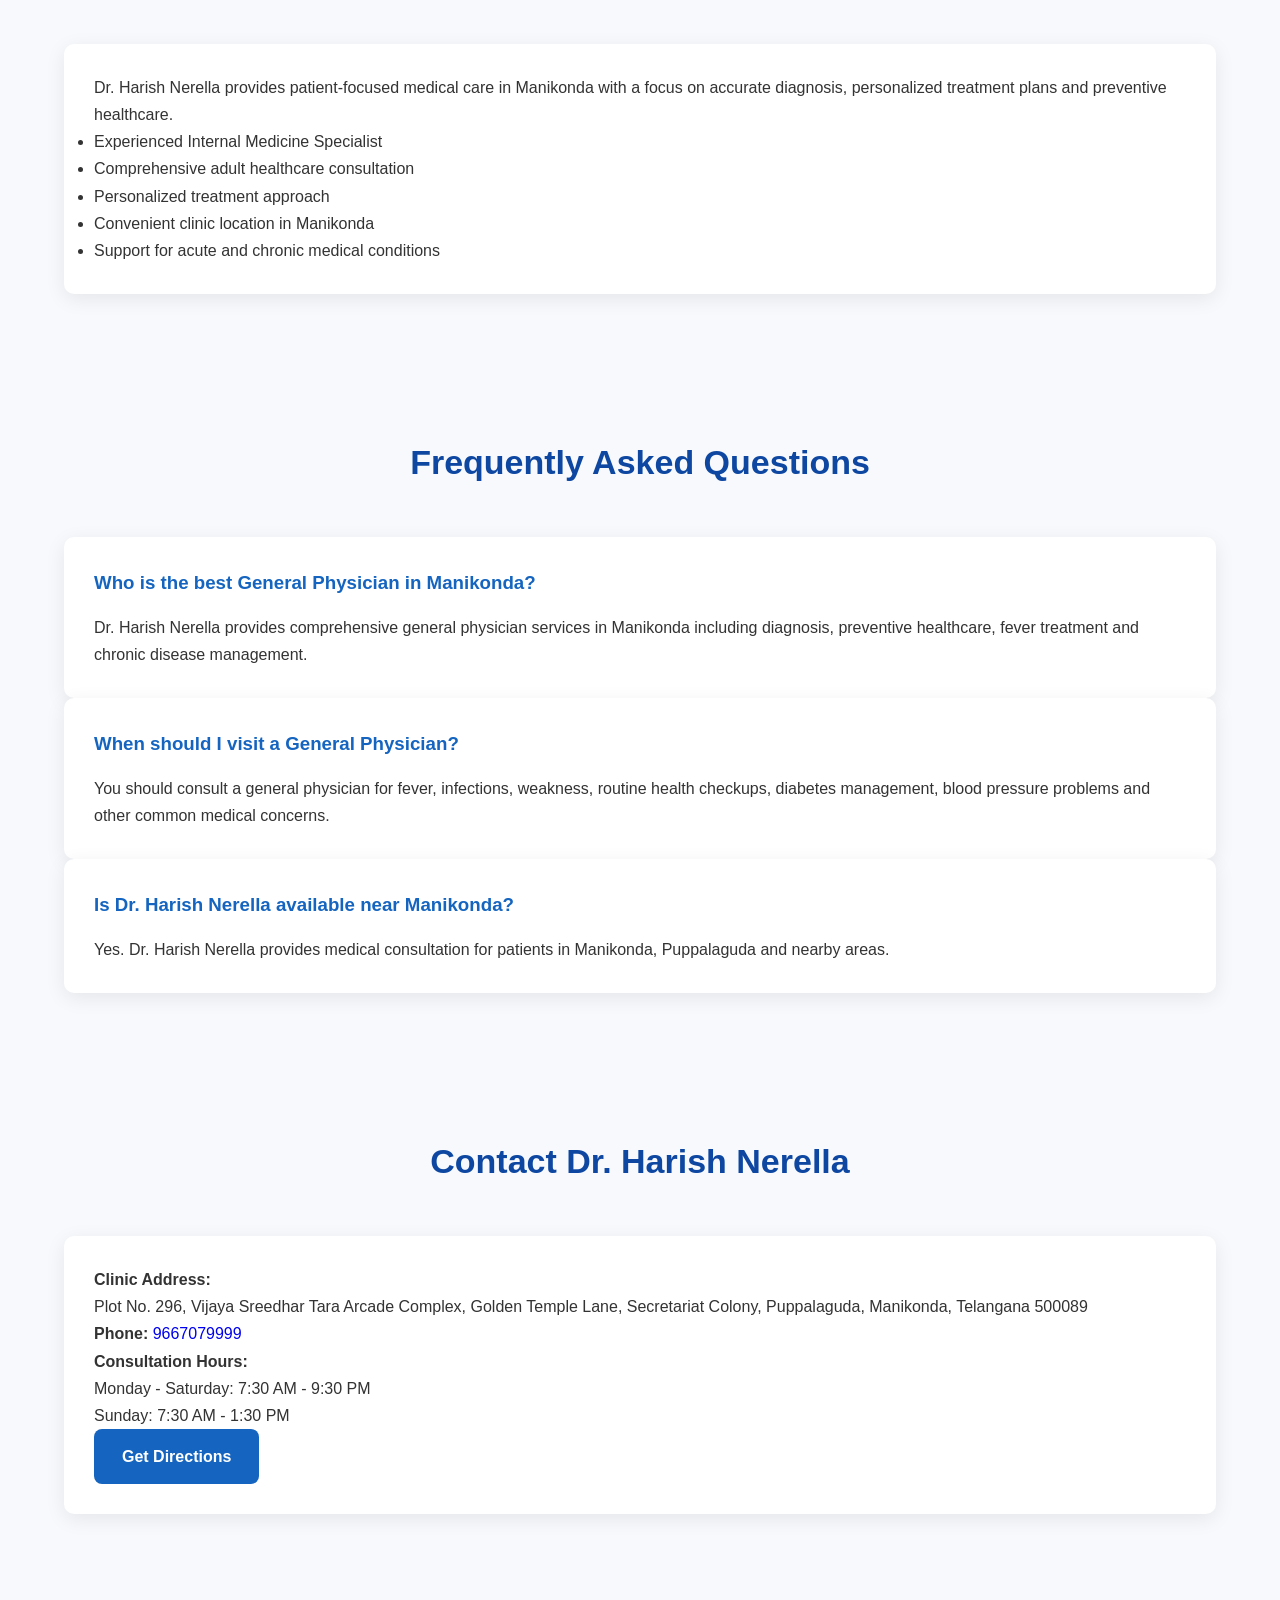
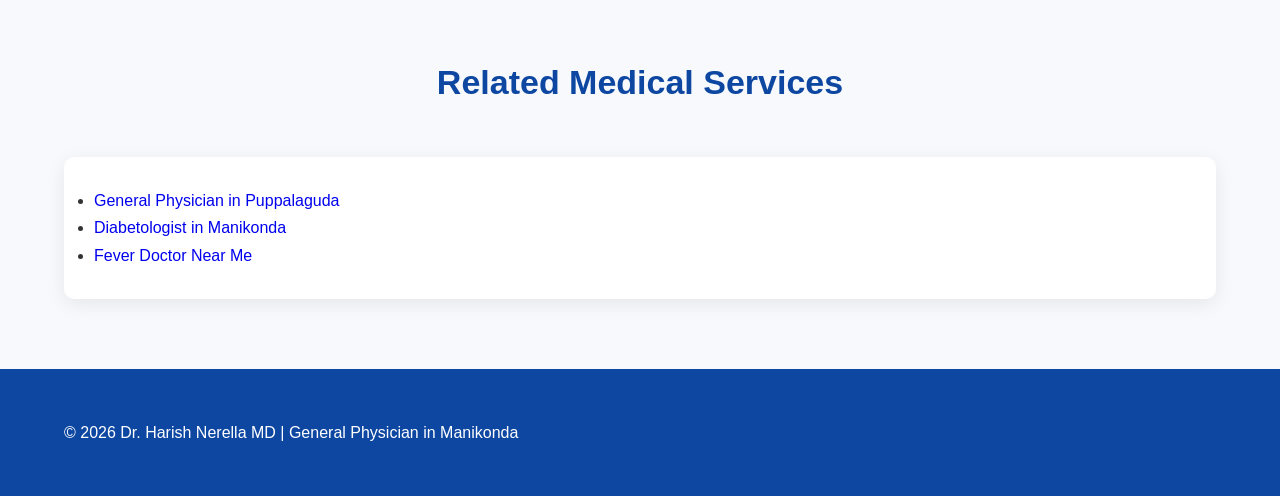
<file: general-physician-in-manikonda/index.html>
<!DOCTYPE html>
<html lang="en">

<head>

<meta charset="UTF-8">

<meta name="viewport" content="width=device-width, initial-scale=1.0">


<title>
General Physician in Manikonda | Dr. Harish Nerella
</title>


<meta name="description" content="
Looking for a General Physician in Manikonda? Dr. Harish Nerella provides expert medical consultation, preventive healthcare, fever treatment, diabetes care and chronic disease management.
">
  
<link rel="canonical" href="https://drharishnerella.com/general-physician-in-manikonda/">

<link rel="stylesheet" href="../assets/css/style.css">


</head>


<body>


<header>

<div class="container">

<h1>
Dr. Harish Nerella MD
</h1>

<p>
General Physician in Manikonda
</p>

</div>

</header>



<section class="hero">

<div class="container">

<div class="hero-content">

<div>

<h1>
Trusted General Physician in Manikonda
</h1>

<p>
Dr. Harish Nerella is a trusted General Physician in Manikonda providing comprehensive healthcare services for adults including fever treatment, preventive care, routine health checkups and management of common medical conditions.
</p>
<p>
Visit the official website of 
<a href="https://drharishnerella.com/" target="_blank">
Dr. Harish Nerella MD
</a>
for complete clinic information and appointments.
</p>
<a class="btn" href="tel:YOUR_PHONE_NUMBER">
Call Now
</a>

</div>


<img 
src="/assets/images/general-physician-manikonda.jpg"
alt="Dr. Harish Nerella General Physician consultation in Manikonda"
>

</div>

</div>

</section>

  <section>

<div class="container">


<h2 class="section-title">
General Physician Services in Manikonda
</h2>


<div class="grid">


<div class="card">

<h3>
Fever Treatment
</h3>

<p>
Consultation and treatment for fever, infections, seasonal illnesses and common health problems with proper medical evaluation.
</p>

</div>



<div class="card">

<h3>
Diabetes Management
</h3>

<p>
Personalized diabetes care including blood sugar monitoring, lifestyle guidance and long-term diabetes management.
</p>

</div>



<div class="card">

<h3>
Preventive Healthcare
</h3>

<p>
Routine health checkups, early disease detection and preventive healthcare advice for adults.
</p>

</div>



<div class="card">

<h3>
Chronic Disease Care
</h3>

<p>
Medical support for conditions like hypertension, diabetes, thyroid disorders and other long-term health concerns.
</p>

</div>


</div>


</div>

</section>





<section>

<div class="container">


<h2 class="section-title">
Why Choose Dr. Harish Nerella as Your General Physician?
</h2>


<div class="card">


<p>

Dr. Harish Nerella provides patient-focused medical care in Manikonda with a focus on accurate diagnosis, personalized treatment plans and preventive healthcare.

</p>


<ul>

<li>
Experienced Internal Medicine Specialist
</li>

<li>
Comprehensive adult healthcare consultation
</li>

<li>
Personalized treatment approach
</li>

<li>
Convenient clinic location in Manikonda
</li>

<li>
Support for acute and chronic medical conditions
</li>

</ul>


</div>


</div>

</section>

  <section>

<div class="container">


<h2 class="section-title">
Frequently Asked Questions
</h2>



<div class="card">

<h3>
Who is the best General Physician in Manikonda?
</h3>

<p>
Dr. Harish Nerella provides comprehensive general physician services in Manikonda including diagnosis, preventive healthcare, fever treatment and chronic disease management.
</p>


</div>



<div class="card">

<h3>
When should I visit a General Physician?
</h3>

<p>
You should consult a general physician for fever, infections, weakness, routine health checkups, diabetes management, blood pressure problems and other common medical concerns.
</p>

</div>



<div class="card">

<h3>
Is Dr. Harish Nerella available near Manikonda?
</h3>

<p>
Yes. Dr. Harish Nerella provides medical consultation for patients in Manikonda, Puppalaguda and nearby areas.
</p>

</div>


</div>

</section>




<section id="contact">

<div class="container">


<h2 class="section-title">
Contact Dr. Harish Nerella
</h2>


<div class="card">


<p>
<strong>Clinic Address:</strong><br>

Plot No. 296, Vijaya Sreedhar Tara Arcade Complex,
Golden Temple Lane,
Secretariat Colony,
Puppalaguda,
Manikonda,
Telangana 500089

</p>


<p>
<strong>Phone:</strong>

<a href="tel:9667079999">
9667079999
</a>

</p>


<p>
<strong>Consultation Hours:</strong><br>

Monday - Saturday: 7:30 AM - 9:30 PM

<br>

Sunday: 7:30 AM - 1:30 PM

</p>


<a class="btn" href="https://maps.app.goo.gl/2o9nTkERCRmRECKR6" target="_blank">

Get Directions

</a>


</div>


</div>

</section>

<section>

<div class="container">

<h2 class="section-title">
Related Medical Services
</h2>


<div class="card">

<ul>

<li>
<a href="/general-physician-in-puppalaguda/">
General Physician in Puppalaguda
</a>
</li>


<li>
<a href="/diabetologist-in-manikonda/">
Diabetologist in Manikonda
</a>
</li>


<li>
<a href="/fever-doctor-near-me/">
Fever Doctor Near Me
</a>
</li>


</ul>

</div>


</div>

</section>

<footer>

<div class="container">

<p>
© 2026 Dr. Harish Nerella MD | General Physician in Manikonda
</p>

</div>

</footer>





<script type="application/ld+json">
{
"@context":"https://schema.org",
"@graph":[

{
"@type":"MedicalClinic",
"name":"Dr. Harish Nerella MD",
"url":"https://drharishnerella.com/",
"telephone":"+919667079999",
"hasMap":"https://maps.app.goo.gl/2o9nTkERCRmRECKR6",
"priceRange":"$$",
"medicalSpecialty":"Internal Medicine",

"address":{
"@type":"PostalAddress",
"streetAddress":"Plot No. 296, Vijaya Sreedhar Tara Arcade Complex, Golden Temple Lane, Secretariat Colony, Puppalaguda",
"addressLocality":"Manikonda",
"addressRegion":"Telangana",
"postalCode":"500089",
"addressCountry":"IN"
},

"openingHoursSpecification":{
"@type":"OpeningHoursSpecification",
"dayOfWeek":[
"Monday",
"Tuesday",
"Wednesday",
"Thursday",
"Friday",
"Saturday"
],
"opens":"07:30",
"closes":"21:30"
},

"areaServed":[
"Manikonda",
"Puppalaguda",
"Khajaguda",
"Narsingi",
"Gachibowli",
"Hyderabad"
]

},


{
"@type":"Physician",
"name":"Dr. Harish Nerella",
"medicalSpecialty":"Internal Medicine",
"url":"https://drharishnerella.com/"
},


{
"@type":"FAQPage",
"mainEntity":[

{
"@type":"Question",
"name":"Who is a General Physician?",
"acceptedAnswer":{
"@type":"Answer",
"text":"A General Physician provides diagnosis and treatment for common illnesses, infections, chronic conditions and preventive healthcare needs."
}
},

{
"@type":"Question",
"name":"When should I visit a General Physician?",
"acceptedAnswer":{
"@type":"Answer",
"text":"You should consult a General Physician for fever, infections, weakness, diabetes management, blood pressure problems and regular health checkups."
}
},

{
"@type":"Question",
"name":"Is Dr. Harish Nerella available in Manikonda?",
"acceptedAnswer":{
"@type":"Answer",
"text":"Yes, Dr. Harish Nerella provides general physician consultation services for patients in Manikonda, Puppalaguda and nearby Hyderabad areas."
}
}

]

},


{
"@type":"BreadcrumbList",
"itemListElement":[

{
"@type":"ListItem",
"position":1,
"name":"Home",
"item":"https://drharishnerella.com/"
},

{
"@type":"ListItem",
"position":2,
"name":"General Physician in Manikonda",
"item":"https://drharishnerella.com/general-physician-in-manikonda/"
}

]

}

]
}
</script>


</body>

</html>
</file>
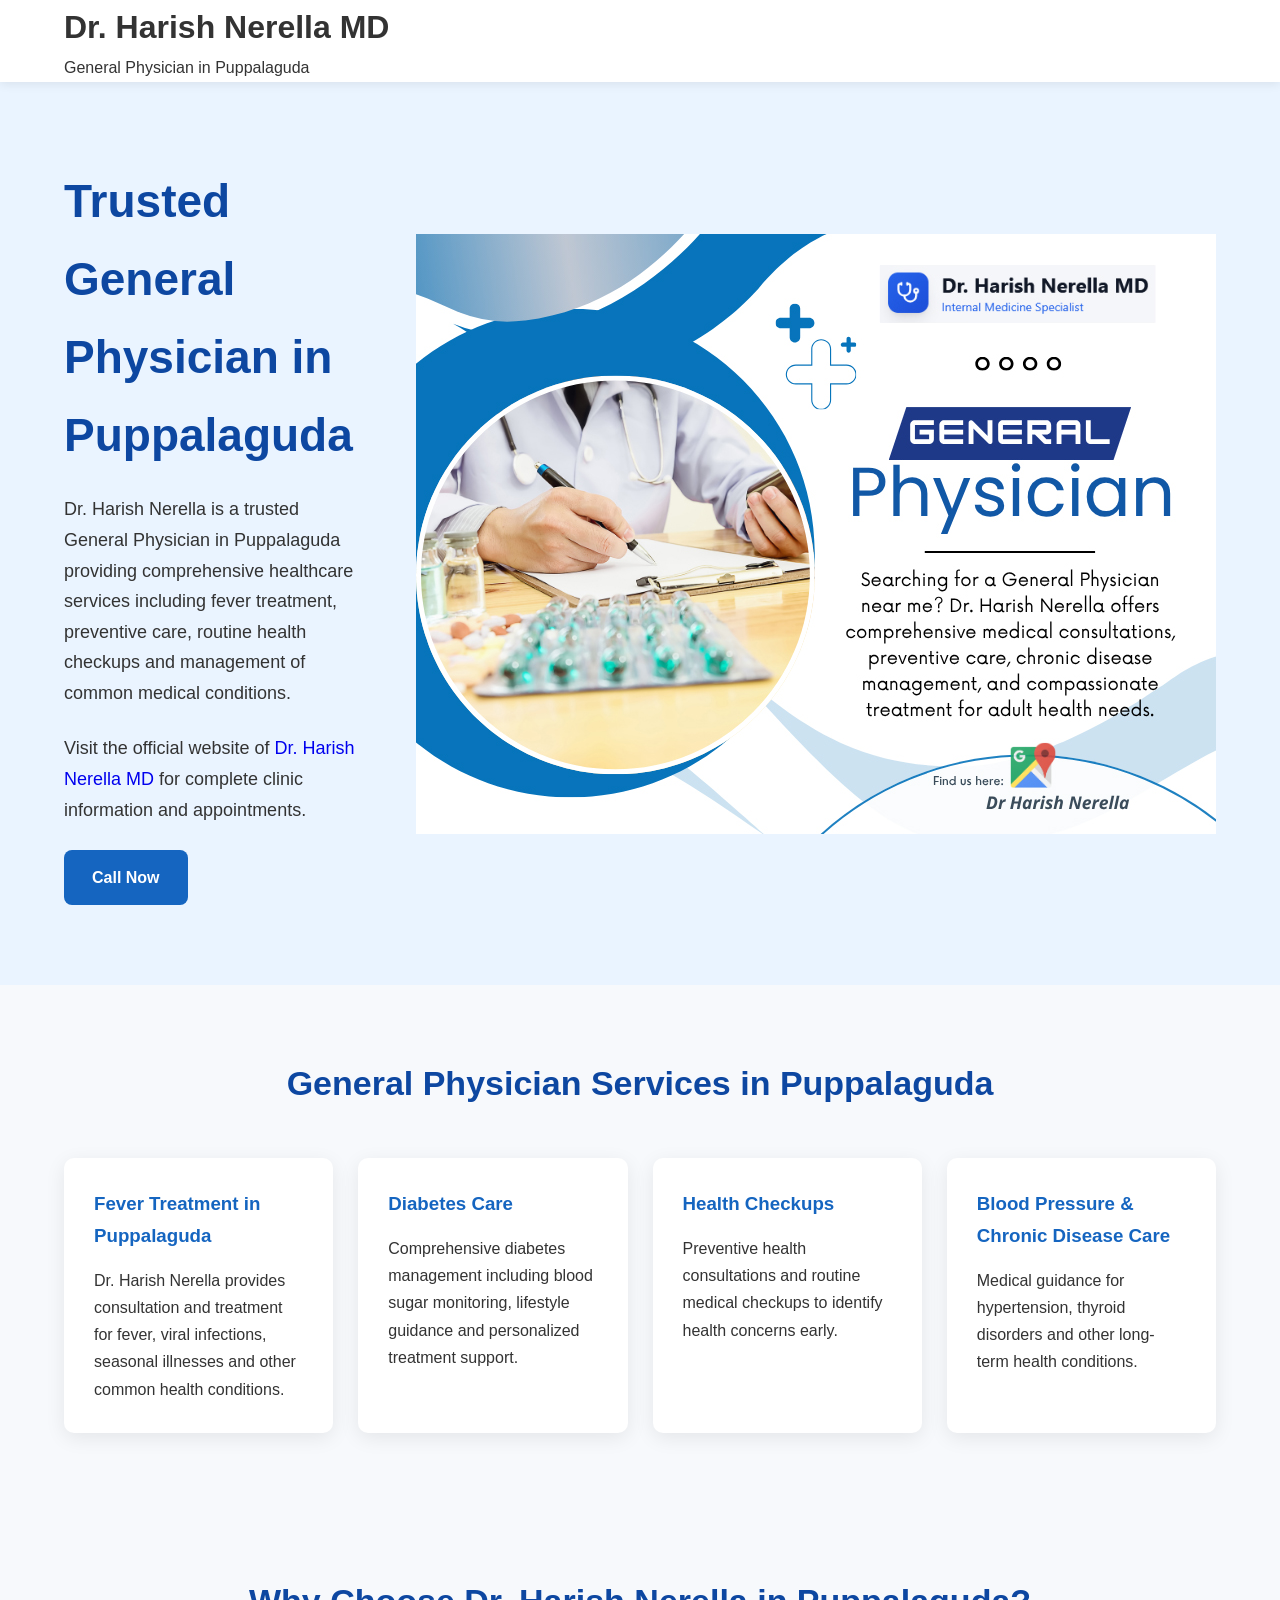
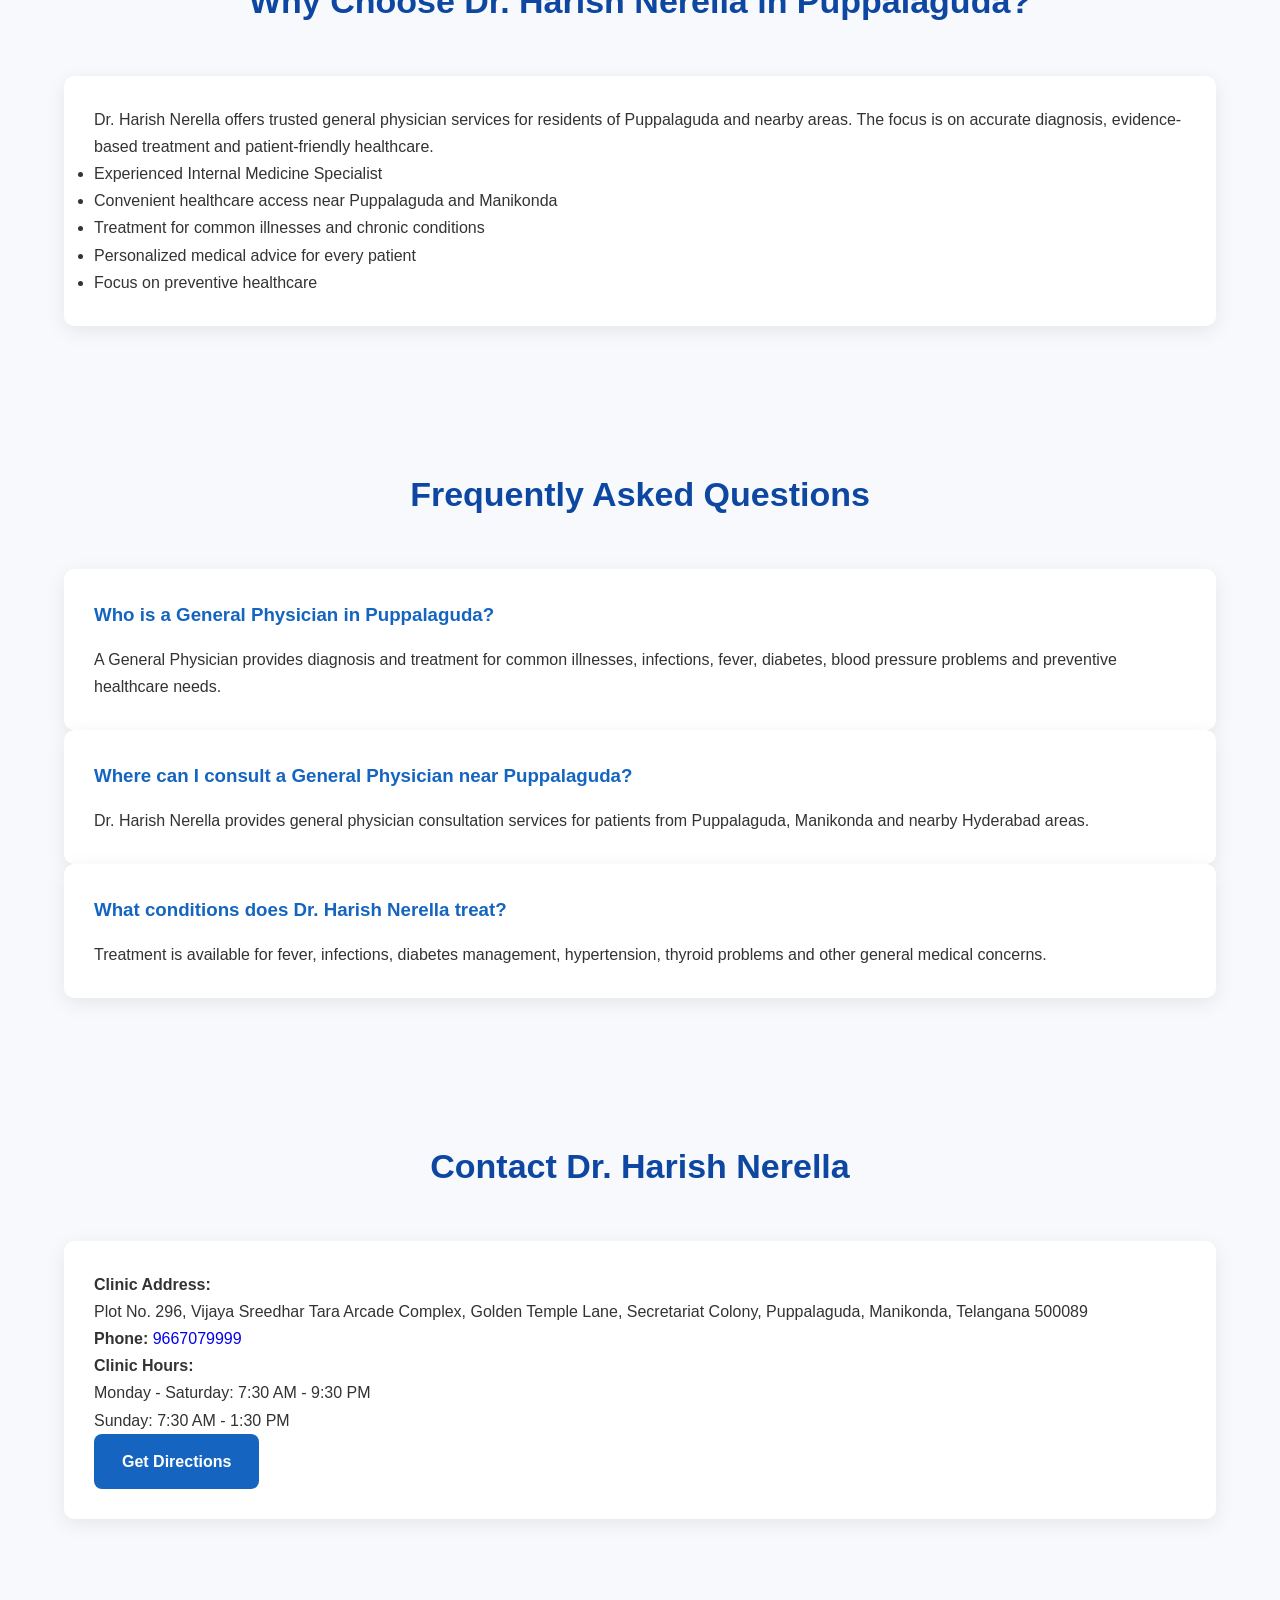
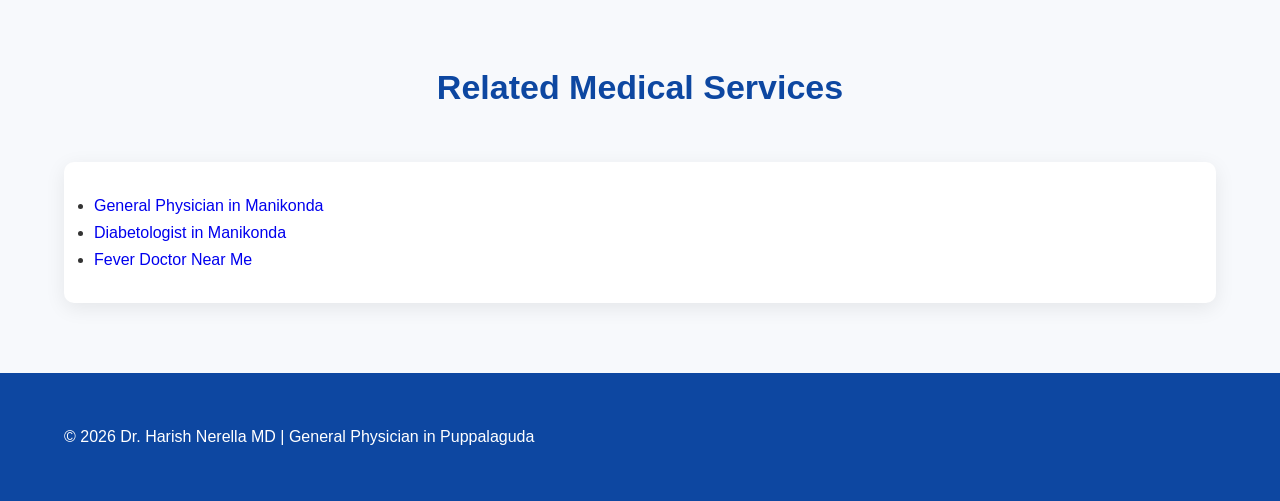
<file: general-physician-in-puppalaguda/index.html>
<!DOCTYPE html>
<html lang="en">

<head>

<meta charset="UTF-8">

<meta name="viewport" content="width=device-width, initial-scale=1.0">


<title>
General Physician in Puppalaguda | Dr. Harish Nerella
</title>


<meta name="description" content="
Looking for a General Physician in Puppalaguda? Dr. Harish Nerella provides expert medical consultation, fever treatment, diabetes care, preventive healthcare and chronic disease management.
">

<link rel="canonical" href="https://drharishnerella.com/general-physician-in-puppalaguda/">

<link rel="stylesheet" href="../assets/css/style.css">


</head>


<body>


<header>

<div class="container">

<h1>
Dr. Harish Nerella MD
</h1>

<p>
General Physician in Puppalaguda
</p>

</div>

</header>



<section class="hero">

<div class="container">

<div class="hero-content">

<div>

<h1>
Trusted General Physician in Puppalaguda
</h1>

<p>
Dr. Harish Nerella is a trusted General Physician in Puppalaguda providing comprehensive healthcare services including fever treatment, preventive care, routine health checkups and management of common medical conditions.
</p>
<p>
Visit the official website of 
<a href="https://drharishnerella.com/" target="_blank">
Dr. Harish Nerella MD
</a>
for complete clinic information and appointments.
</p>
<a class="btn" href="tel:YOUR_PHONE_NUMBER">
Call Now
</a>

</div>


<img 
src="/assets/images/general-physician-puppalaguda.jpg"
alt="Dr. Harish Nerella General Physician near Puppalaguda"
>

</div>

</div>

</section>

  <section>

<div class="container">


<h2 class="section-title">
General Physician Services in Puppalaguda
</h2>


<div class="grid">


<div class="card">

<h3>
Fever Treatment in Puppalaguda
</h3>

<p>
Dr. Harish Nerella provides consultation and treatment for fever, viral infections, seasonal illnesses and other common health conditions.
</p>

</div>



<div class="card">

<h3>
Diabetes Care
</h3>

<p>
Comprehensive diabetes management including blood sugar monitoring, lifestyle guidance and personalized treatment support.
</p>

</div>



<div class="card">

<h3>
Health Checkups
</h3>

<p>
Preventive health consultations and routine medical checkups to identify health concerns early.
</p>

</div>



<div class="card">

<h3>
Blood Pressure & Chronic Disease Care
</h3>

<p>
Medical guidance for hypertension, thyroid disorders and other long-term health conditions.
</p>

</div>


</div>


</div>

</section>





<section>

<div class="container">


<h2 class="section-title">
Why Choose Dr. Harish Nerella in Puppalaguda?
</h2>


<div class="card">


<p>

Dr. Harish Nerella offers trusted general physician services for residents of Puppalaguda and nearby areas. The focus is on accurate diagnosis, evidence-based treatment and patient-friendly healthcare.

</p>


<ul>

<li>
Experienced Internal Medicine Specialist
</li>

<li>
Convenient healthcare access near Puppalaguda and Manikonda
</li>

<li>
Treatment for common illnesses and chronic conditions
</li>

<li>
Personalized medical advice for every patient
</li>

<li>
Focus on preventive healthcare
</li>

</ul>


</div>


</div>

</section>

  <section>

<div class="container">


<h2 class="section-title">
Frequently Asked Questions
</h2>



<div class="card">

<h3>
Who is a General Physician in Puppalaguda?
</h3>

<p>
A General Physician provides diagnosis and treatment for common illnesses, infections, fever, diabetes, blood pressure problems and preventive healthcare needs.
</p>

</div>



<div class="card">

<h3>
Where can I consult a General Physician near Puppalaguda?
</h3>

<p>
Dr. Harish Nerella provides general physician consultation services for patients from Puppalaguda, Manikonda and nearby Hyderabad areas.
</p>

</div>



<div class="card">

<h3>
What conditions does Dr. Harish Nerella treat?
</h3>

<p>
Treatment is available for fever, infections, diabetes management, hypertension, thyroid problems and other general medical concerns.
</p>

</div>


</div>

</section>




<section id="contact">

<div class="container">


<h2 class="section-title">
Contact Dr. Harish Nerella
</h2>


<div class="card">


<p>

<strong>Clinic Address:</strong><br>

Plot No. 296, Vijaya Sreedhar Tara Arcade Complex,
Golden Temple Lane,
Secretariat Colony,
Puppalaguda,
Manikonda,
Telangana 500089

</p>


<p>

<strong>Phone:</strong>

<a href="tel:9667079999">
9667079999
</a>

</p>


<p>

<strong>Clinic Hours:</strong><br>

Monday - Saturday: 7:30 AM - 9:30 PM

<br>

Sunday: 7:30 AM - 1:30 PM

</p>


<a class="btn" href="https://maps.app.goo.gl/2o9nTkERCRmRECKR6" target="_blank">

Get Directions

</a>


</div>


</div>

</section>

<section>

<div class="container">

<h2 class="section-title">
Related Medical Services
</h2>


<div class="card">

<ul>

<li>
<a href="/general-physician-in-manikonda/">
General Physician in Manikonda
</a>
</li>


<li>
<a href="/diabetologist-in-manikonda/">
Diabetologist in Manikonda
</a>
</li>


<li>
<a href="/fever-doctor-near-me/">
Fever Doctor Near Me
</a>
</li>


</ul>

</div>


</div>

</section>

<footer>

<div class="container">

<p>
© 2026 Dr. Harish Nerella MD | General Physician in Puppalaguda
</p>

</div>

</footer>





<script type="application/ld+json">

{
"@context":"https://schema.org",
"@graph":[

{
"@type":"MedicalClinic",
"name":"Dr. Harish Nerella MD",
"url":"https://drharishnerella.com/",
"telephone":"+919667079999",
"hasMap":"https://maps.app.goo.gl/2o9nTkERCRmRECKR6",
"medicalSpecialty":"Internal Medicine",

"address":{
"@type":"PostalAddress",
"streetAddress":"Plot No. 296, Vijaya Sreedhar Tara Arcade Complex, Golden Temple Lane, Secretariat Colony, Puppalaguda",
"addressLocality":"Manikonda",
"addressRegion":"Telangana",
"postalCode":"500089",
"addressCountry":"IN"
},

"areaServed":[
"Manikonda",
"Puppalaguda",
"Khajaguda",
"Narsingi",
"Gachibowli",
"Hyderabad"
]

},


{
"@type":"Physician",
"name":"Dr. Harish Nerella",
"medicalSpecialty":"Internal Medicine"
},


{
"@type":"FAQPage",
"mainEntity":[

{
"@type":"Question",
"name":"Who is a General Physician in Puppalaguda?",
"acceptedAnswer":{
"@type":"Answer",
"text":"A General Physician provides diagnosis and treatment for common illnesses, infections, fever, diabetes and preventive healthcare needs."
}
},

{
"@type":"Question",
"name":"Where can I consult a General Physician near Puppalaguda?",
"acceptedAnswer":{
"@type":"Answer",
"text":"Dr. Harish Nerella provides consultation services for patients in Puppalaguda, Manikonda and nearby Hyderabad areas."
}
}

]

},


{
"@type":"BreadcrumbList",
"itemListElement":[

{
"@type":"ListItem",
"position":1,
"name":"Home",
"item":"https://drharishnerella.com/"
},

{
"@type":"ListItem",
"position":2,
"name":"General Physician in Puppalaguda",
"item":"https://drharishnerella.pages.dev/general-physician-in-puppalaguda/"
}

]

}

]

}

</script>


</body>

</html>
</file>
<file: assets/css/style.css>
/* ===========================
   Dr. Harish Nerella
   Local SEO Microsite
=========================== */

*{
    margin:0;
    padding:0;
    box-sizing:border-box;
}

html{
    scroll-behavior:smooth;
}

body{
    font-family:Arial,Helvetica,sans-serif;
    background:#f7f9fc;
    color:#333;
    line-height:1.7;
}

.container{
    width:90%;
    max-width:1200px;
    margin:auto;
}

a{
    text-decoration:none;
}

img{
    max-width:100%;
    display:block;
}

/* Header */

header{
    background:#ffffff;
    box-shadow:0 2px 10px rgba(0,0,0,.08);
    position:sticky;
    top:0;
    z-index:999;
}

.navbar{
    display:flex;
    justify-content:space-between;
    align-items:center;
    padding:18px 0;
}

.logo{
    font-size:28px;
    font-weight:bold;
    color:#1565c0;
}

nav ul{
    display:flex;
    list-style:none;
    gap:25px;
}

nav a{
    color:#333;
    font-weight:600;
}

nav a:hover{
    color:#1565c0;
}

/* Hero */

.hero{
    padding:80px 0;
    background:#eaf4ff;
}

.hero-content{
    display:flex;
    align-items:center;
    justify-content:space-between;
    gap:50px;
}

.hero h1{
    font-size:46px;
    color:#0d47a1;
    margin-bottom:20px;
}

.hero p{
    font-size:18px;
    margin-bottom:25px;
}

.btn{
    display:inline-block;
    background:#1565c0;
    color:#fff;
    padding:14px 28px;
    border-radius:8px;
    font-weight:bold;
    transition:.3s;
}

.btn:hover{
    background:#0d47a1;
}

/* Sections */

section{
    padding:70px 0;
}

.section-title{
    text-align:center;
    font-size:34px;
    color:#0d47a1;
    margin-bottom:45px;
}

/* Cards */

.grid{
    display:grid;
    grid-template-columns:repeat(auto-fit,minmax(250px,1fr));
    gap:25px;
}

.card{
    background:#fff;
    border-radius:10px;
    padding:30px;
    box-shadow:0 5px 20px rgba(0,0,0,.08);
}

.card h3{
    color:#1565c0;
    margin-bottom:15px;
}

/* Footer */

footer{
    background:#0d47a1;
    color:#fff;
    padding:50px 0;
}

footer a{
    color:#fff;
}

.footer-grid{
    display:grid;
    grid-template-columns:repeat(auto-fit,minmax(250px,1fr));
    gap:30px;
}

.copy{
    text-align:center;
    margin-top:30px;
    font-size:14px;
}

/* Mobile */

@media(max-width:768px){

.hero-content{
display:flex;
align-items:center;
justify-content:space-between;
gap:50px;
}

.hero h1{
font-size:34px;
}

.navbar{
flex-direction:column;
gap:15px;
}

nav ul{
flex-wrap:wrap;
justify-content:center;
}

}
</file>
